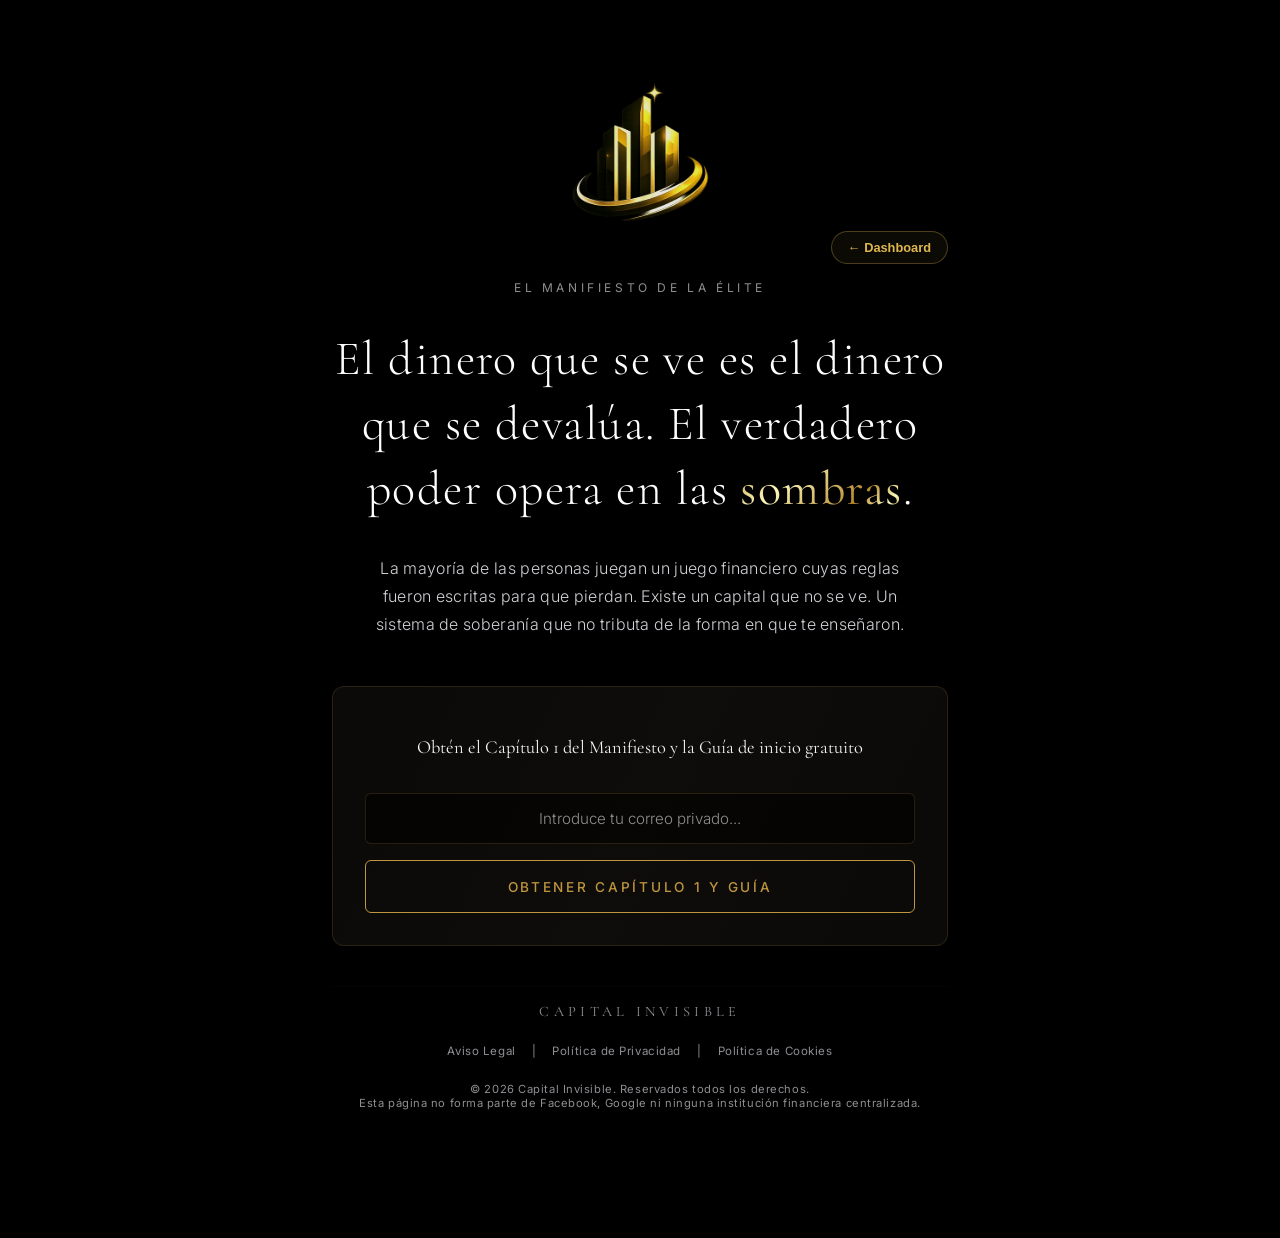
<file: capital-invisible/index.html>
<!DOCTYPE html>
<html lang="es">
<head>
  <meta charset="UTF-8">
  <meta name="viewport" content="width=device-width, initial-scale=1.0">
  
  <!-- SEO Meta Tags -->
  <title>Capital Invisible | Soberanía Financiera y Psicología del Dinero</title>
  <meta name="description" content="Aprende las reglas no escritas de la soberanía patrimonial. Descarga el Capítulo 1 del Manifiesto y domina el sistema definitivo para proteger tu capital.">
  <meta name="robots" content="index, follow">
  
  <!-- Stylesheets -->
  <link rel="stylesheet" href="style.css">
</head>
<body>

  <div class="container">
    
    <!-- Header -->
    <header style="display: flex; justify-content: space-between; align-items: center; width: 100%;">
      <div style="display: flex; align-items: center;">
        <div class="logo-wrapper">
          <!-- Logo fallback to text if image not found, styled beautifully -->
          <img id="logo-image" class="logo-img" src="logo-transp.png" alt="Capital Invisible" onerror="this.style.display='none'; document.getElementById('logo-fallback').style.display='block';">
        </div>
        <div id="logo-fallback" class="logo-text" style="display: none;">Capital Invisible</div>
      </div>
      <div style="margin-left: auto;">
        <a href="../index.html" style="text-decoration: none; font-size: 0.8rem; font-family: sans-serif; color: #dfb750; border: 1px solid rgba(223, 183, 80, 0.3); padding: 8px 16px; border-radius: 50px; background: rgba(223, 183, 80, 0.05); font-weight: 600; display: inline-flex; align-items: center; gap: 6px; transition: 0.2s ease;">
          ← Dashboard
        </a>
      </div>
    </header>

    <!-- FASE 1: CAPTACIÓN (EL GANCHO) -->
    <main class="hero" id="hero-section">
      <span class="hero-tagline">El Manifiesto de la Élite</span>
      
      <h1 class="hero-title">
        El dinero que se ve es el dinero que se devalúa. El verdadero poder opera en las <span class="gold-text-gradient">sombras</span>.
      </h1>
      
      <p class="hero-description">
        La mayoría de las personas juegan un juego financiero cuyas reglas fueron escritas para que pierdan. Existe un capital que no se ve. Un sistema de soberanía que no tributa de la forma en que te enseñaron.
      </p>

      <!-- Formulario de Suscripción Premium -->
      <!-- 
        NOTA PARA EL USUARIO:
        Si deseas integrar directamente el formulario de suscripción de Payhip, puedes reemplazar este bloque (<form>) 
        por el código iframe o script de Newsletter que te da Payhip en su panel de administración.
        
        Si mantienes este formulario, el archivo script.js controlará la animación y mostrará el enlace de descarga 
        y el Upsell de conversión automáticamente al hacer clic en enviar.
      -->
      <div class="form-container" id="subscription-card">
        
        <!-- Formulario Inicial -->
        <form id="lead-form" class="form-group" onsubmit="handleSubscription(event)">
          <label class="form-label" for="user-email">
            Obtén el Capítulo 1 del Manifiesto y la Guía de inicio gratuito
          </label>
          <input 
            type="email" 
            id="user-email" 
            name="email" 
            class="input-field" 
            placeholder="Introduce tu correo privado..." 
            required
            autocomplete="email"
          >
          <button type="submit" id="btn-submit-lead" class="btn-gold-minimal">
            Obtener Capítulo 1 y Guía
          </button>
        </form>

        <!-- Estado de Éxito y Descarga Directa (Fase Post-Signup) -->
        <div id="success-state" class="success-reveal">
          <div class="success-icon">†</div>
          <h3 class="gold-text-gradient" style="font-size: 1.5rem; margin-bottom: 0.5rem; font-family: var(--font-serif);">Suscripción Confirmada</h3>
          <p style="font-size: 0.9rem; margin-bottom: 1rem; color: var(--text-primary);">
            Has dado el primer paso hacia la soberanía. Tu obsequio está listo para descarga directa.
          </p>
          
          <div class="download-box">
            <span style="font-size: 0.75rem; text-transform: uppercase; letter-spacing: 0.15em; color: var(--text-dark);">Documento Reservado</span>
            <!-- 
              Enlace de descarga directa. 
              Apunta a la versión del PDF alojada directamente en tu repositorio.
            -->
            <a href="PRUEBA_LIBRO_FINAL_MAQUETADO.pdf" download="Capital_Invisible_Manifiesto.pdf" id="download-gift-btn" class="download-link">
              Descargar Ebook Gratuito (PDF)
            </a>
          </div>
        </div>

      </div>
    </main>

    <!-- FASE 2: CONVERSIÓN (EL SISTEMA) -->
    <!-- 
      Esta sección se mantiene visible por debajo de la landing como una continuación estoica natural.
      Si el usuario se suscribe, la página hace un scroll suave automático y se enfoca en este sistema con mayor iluminación.
    -->
    <section class="conversion-section initially-hidden" id="system-section">
      
      <div class="transition-tagline">
        "El conocimiento gratuito te dará una ventaja. El sistema completo te dará la soberanía."
      </div>

      <div class="product-card">
        <span class="product-badge">Sistema Definitivo</span>
        
        <h2 class="product-title">Comprar, Pedir Prestado, Morir</h2>
        <span class="product-subtitle">Libro + Audiolibro Completo</span>

        <!-- Libro Visual 3D Minimalista -->
        <div class="product-preview">
          <div class="preview-top">Capital Invisible</div>
          <div class="preview-title">Comprar<br>Pedir Prestado<br>Morir</div>
          <div class="preview-author">M.D.</div>
        </div>

        <p style="font-size: 0.9rem; max-width: 90%; margin-bottom: var(--spacing-lg);">
          La estrategia exacta que permite a las dinastías y a las mentes financieras soberanas acumular activos, apalancarse legalmente y transferir riqueza multigeneracional sin pagar impuestos en el camino.
        </p>

        <!-- Direct Response Copy Columns / Pillars -->
        <div class="features-list">
          
          <div class="feature-item">
            <span class="feature-num">I.</span>
            <div class="feature-content">
              <h4 class="feature-title">Comprar Activos Inteligentes</h4>
              <p class="feature-desc">Identifica y adquiere los únicos vehículos de riqueza blindados contra la inflación y la devaluación monetaria.</p>
            </div>
          </div>

          <div class="feature-item">
            <span class="feature-num">II.</span>
            <div class="feature-content">
              <h4 class="feature-title">Pedir Prestado Contra tu Riqueza</h4>
              <p class="feature-desc">Aprende a usar la deuda soberana como escudo fiscal. Los ricos no gastan su dinero; gastan el dinero de otros respaldado por sus activos.</p>
            </div>
          </div>

          <div class="feature-item">
            <span class="feature-num">III.</span>
            <div class="feature-content">
              <h4 class="feature-title">Morir Dejando un Legado Blindado</h4>
              <p class="feature-desc">El paso final de la elusión legal. La estructura para transferir un imperio completo a tus herederos libre de confiscación estatal.</p>
            </div>
          </div>

        </div>

        <!-- Botón de conversión principal (Payhip Checkout) -->
        <!-- Reemplaza el href con el enlace directo del checkout de tu producto en Payhip -->
        <a href="https://payhip.com/b/uJHeR" target="_blank" rel="noopener noreferrer" id="payhip-buy-btn" class="btn-gold-shimmer">
          Acceder al Sistema Completo
        </a>
        
        <span class="guarantee-note">Acceso instantáneo • Formato PDF y Audio de Alta Calidad</span>
      </div>

    </section>

    <!-- Footer -->
    <footer>
      <div class="footer-logo">Capital Invisible</div>
      <div class="footer-links">
        <a href="aviso-legal.html" class="footer-link">Aviso Legal</a> | 
        <a href="politica-privacidad.html" class="footer-link">Política de Privacidad</a> | 
        <a href="politica-cookies.html" class="footer-link">Política de Cookies</a>
      </div>
      <div class="copyright">
        © 2026 Capital Invisible. Reservados todos los derechos.<br>
        Esta página no forma parte de Facebook, Google ni ninguna institución financiera centralizada.
      </div>
    </footer>

  </div>

  <!-- JavaScript -->
  <script src="script.js"></script>
</body>
</html>
</file>
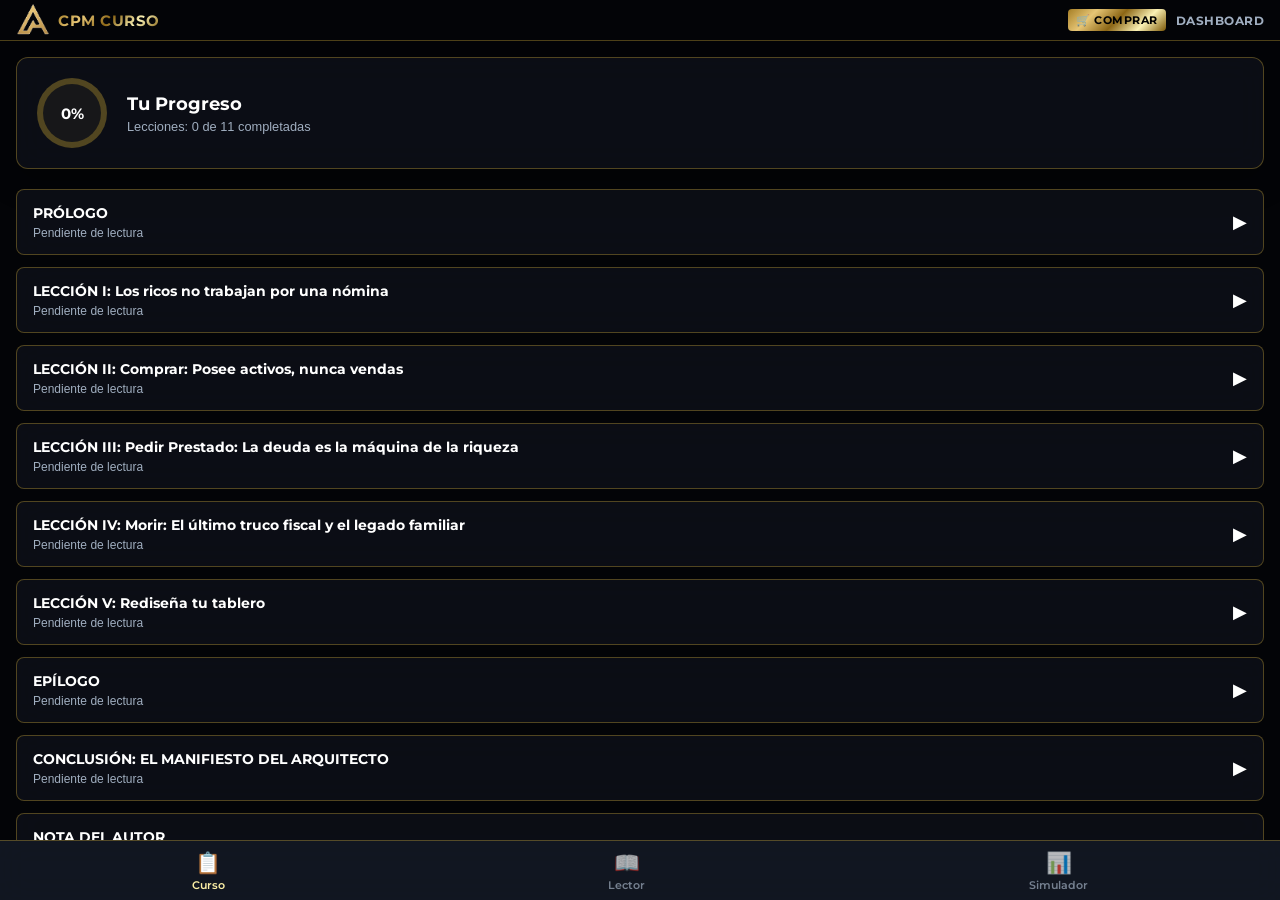
<file: cpm/index.html>
<!DOCTYPE html>
<html lang="es">
<head>
    <meta charset="UTF-8">
    <meta name="viewport" content="width=device-width, initial-scale=1.0, user-scalable=no, viewport-fit=cover">
    <title>Comprar, Pedir Prestado, Morir - Curso</title>
    <!-- iOS meta tags -->
    <meta name="apple-mobile-web-app-capable" content="yes">
    <meta name="apple-mobile-web-app-status-bar-style" content="black-translucent">
    <meta name="apple-mobile-web-app-title" content="CPM Curso">
    <link rel="apple-touch-icon" href="icon.png?v=4">
    
    <link rel="manifest" href="manifest.json?v=4">
    <link href="https://fonts.googleapis.com/css2?family=Lora:ital,wght@0,400;0,600;1,400&family=Montserrat:wght@400;600;700&display=swap" rel="stylesheet">
    <style>
        :root {
            --bg-color: #030407;
            --card-bg: rgba(13, 16, 24, 0.85);
            --text-primary: #FFFFFF;
            --text-secondary: #A0AEC0;
            --accent-gold: #FDF0A6;
            --gold-gradient: linear-gradient(135deg, #A57E25 0%, #E6C575 25%, #8C6615 50%, #FAF1B4 75%, #7C5807 100%);
            --accent-green: #10B981;
            --border-color: rgba(212, 175, 55, 0.35);
            --safe-top: env(safe-area-inset-top, 20px);
            --safe-bottom: env(safe-area-inset-bottom, 20px);
        }
        
        body.cream-mode {
            --bg-color: #FAF9F6;
            --card-bg: #F1EFE9;
            --text-primary: #1E293B;
            --text-secondary: #64748B;
            --accent-gold: #B38F24;
            --gold-gradient: linear-gradient(135deg, #A57E25 0%, #E6C575 25%, #8C6615 50%, #FAF1B4 75%, #7C5807 100%);
            --accent-green: #059669;
            --border-color: rgba(0, 0, 0, 0.08);
        }

        body.light-mode {
            --bg-color: #FFFFFF;
            --card-bg: #F8FAFC;
            --text-primary: #0F172A;
            --text-secondary: #475569;
            --accent-gold: #A17B1B;
            --gold-gradient: linear-gradient(135deg, #A57E25 0%, #D8B251 25%, #8C6615 50%, #F2E49B 75%, #7C5807 100%);
            --accent-green: #15803D;
            --border-color: rgba(0, 0, 0, 0.06);
        }

        * {
            box-sizing: border-box;
            -webkit-tap-highlight-color: transparent;
        }

        body {
            margin: 0;
            padding: 0;
            background-color: var(--bg-color);
            color: var(--text-primary);
            font-family: -apple-system, BlinkMacSystemFont, "Segoe UI", Roboto, Helvetica, Arial, sans-serif;
            overflow: hidden;
            height: 100vh;
            display: flex;
            flex-direction: column;
            transition: background-color 0.3s, color 0.3s;
        }

        #app-container {
            display: flex;
            flex-direction: column;
            height: 100%;
            width: 100%;
            position: relative;
            padding-top: var(--safe-top);
            padding-bottom: calc(var(--safe-bottom) + 60px);
        }

        #header {
            height: 52px;
            border-bottom: 1px solid var(--border-color);
            display: flex;
            justify-content: space-between;
            align-items: center;
            padding: 0 16px;
            font-family: 'Montserrat', sans-serif;
            font-weight: 700;
            font-size: 0.95rem;
            color: var(--accent-gold);
            text-transform: uppercase;
            letter-spacing: 0.5px;
        }

        #header-title {
            background: var(--gold-gradient);
            -webkit-background-clip: text;
            -webkit-text-fill-color: transparent;
        }

        #content-area {
            flex-grow: 1;
            overflow-y: auto;
            -webkit-overflow-scrolling: touch;
            padding: 16px;
        }

        /* Views */
        .view-panel {
            display: none;
        }
        
        .view-panel.active {
            display: block;
        }

        /* Bottom Nav */
        #nav-bar {
            position: absolute;
            bottom: var(--safe-bottom);
            left: 0;
            right: 0;
            height: 60px;
            border-top: 1px solid var(--border-color);
            background: rgba(21, 27, 38, 0.85);
            backdrop-filter: blur(15px);
            -webkit-backdrop-filter: blur(15px);
            display: flex;
            justify-content: space-around;
            align-items: center;
            z-index: 1000;
        }
        
        body.cream-mode #nav-bar {
            background: rgba(241, 239, 233, 0.85);
        }
        body.light-mode #nav-bar {
            background: rgba(248, 250, 252, 0.85);
        }

        .nav-item {
            display: flex;
            flex-direction: column;
            align-items: center;
            color: var(--text-secondary);
            font-size: 0.7rem;
            font-family: 'Montserrat', sans-serif;
            font-weight: 600;
            cursor: pointer;
            text-decoration: none;
            opacity: 0.7;
        }

        .nav-item.active {
            color: var(--accent-gold);
            opacity: 1;
        }

        .nav-icon {
            font-size: 1.3rem;
            margin-bottom: 3px;
        }

        /* Dashboard View */
        .progress-card {
            background-color: var(--card-bg);
            border-radius: 12px;
            padding: 20px;
            border: 1px solid var(--border-color);
            margin-bottom: 20px;
            display: flex;
            align-items: center;
            gap: 20px;
            backdrop-filter: blur(15px);
            -webkit-backdrop-filter: blur(15px);
            box-shadow: 0 8px 32px 0 rgba(0, 0, 0, 0.37);
        }

        .progress-circle {
            width: 70px;
            height: 70px;
            border-radius: 50%;
            background: conic-gradient(var(--accent-gold) calc(var(--p-val) * 1%), var(--border-color) 0);
            display: flex;
            justify-content: center;
            align-items: center;
            position: relative;
        }

        .progress-circle::after {
            content: attr(data-progress);
            position: absolute;
            width: 58px;
            height: 58px;
            background-color: var(--card-bg);
            border-radius: 50%;
            display: flex;
            justify-content: center;
            align-items: center;
            font-size: 0.95rem;
            font-weight: 700;
            font-family: 'Montserrat', sans-serif;
        }

        .progress-info h2 {
            margin: 0 0 5px 0;
            font-size: 1.1rem;
            font-family: 'Montserrat', sans-serif;
        }

        .progress-info p {
            margin: 0;
            font-size: 0.8rem;
            color: var(--text-secondary);
            text-indent: 0;
        }

        .lesson-list {
            display: flex;
            flex-direction: column;
            gap: 12px;
        }

        .lesson-row {
            background-color: var(--card-bg);
            border-radius: 8px;
            padding: 14px 16px;
            border: 1px solid var(--border-color);
            display: flex;
            justify-content: space-between;
            align-items: center;
            cursor: pointer;
            backdrop-filter: blur(15px);
            -webkit-backdrop-filter: blur(15px);
            transition: all 0.3s ease;
        }
        .lesson-row:hover {
            border-color: rgba(229, 193, 88, 0.4);
            box-shadow: 0 4px 15px rgba(184, 134, 11, 0.15);
            transform: translateY(-2px);
        }

        .lesson-row-info h3 {
            margin: 0 0 4px 0;
            font-size: 0.9rem;
            font-family: 'Montserrat', sans-serif;
            color: var(--text-primary);
        }

        .lesson-row-info p {
            margin: 0;
            font-size: 0.75rem;
            color: var(--text-secondary);
            text-indent: 0;
        }

        /* Chapters List inside Lesson */
        .chapter-container {
            display: none;
            padding: 5px 10px 15px 10px;
            flex-direction: column;
            gap: 8px;
        }

        .chapter-container.active {
            display: flex;
        }

        .chapter-item {
            background-color: rgba(255, 255, 255, 0.02);
            border-radius: 6px;
            padding: 10px 12px;
            display: flex;
            justify-content: space-between;
            align-items: center;
            border: 1px solid var(--border-color);
            font-size: 0.82rem;
            cursor: pointer;
        }

        body.cream-mode .chapter-item {
            background-color: rgba(0, 0, 0, 0.02);
        }

        .chapter-checkbox {
            width: 18px;
            height: 18px;
            border-radius: 4px;
            border: 1.5px solid var(--accent-gold);
            display: flex;
            justify-content: center;
            align-items: center;
            cursor: pointer;
        }

        .chapter-checkbox.checked::after {
            content: "✓";
            font-size: 0.75rem;
            font-weight: 700;
            color: var(--accent-gold);
        }

        /* Reader View */
        #reader-settings {
            display: flex;
            justify-content: space-between;
            margin-bottom: 12px;
            border-bottom: 1px solid var(--border-color);
            padding-bottom: 8px;
        }

        .setting-btn {
            background: none;
            border: 1px solid var(--border-color);
            color: var(--text-primary);
            padding: 4px 10px;
            border-radius: 4px;
            font-size: 0.8rem;
            font-family: 'Montserrat', sans-serif;
            font-weight: 600;
            cursor: pointer;
        }

        #reader-text {
            font-family: 'Lora', Georgia, serif;
            font-size: 1.05rem;
            line-height: 1.75;
            margin-top: 15px;
            transition: font-size 0.2s;
        }

        #reader-text p {
            margin: 0 0 0.5em 0;
            text-align: justify;
            text-indent: 1.8em;
            orphans: 3;
            widows: 3;
        }

        #reader-text p.no-indent {
            text-indent: 0 !important;
        }

        #reader-text h2 {
            font-family: 'Montserrat', sans-serif;
            font-size: 1.5rem;
            text-align: center;
            margin-top: 1.2em;
            margin-bottom: 1.8em;
            text-transform: uppercase;
            letter-spacing: 1.5px;
            line-height: 1.3;
            background: var(--gold-gradient);
            -webkit-background-clip: text;
            -webkit-text-fill-color: transparent;
        }
        
        #reader-text h3 {
            font-family: 'Montserrat', sans-serif;
            font-size: 1.05rem;
            text-transform: uppercase;
            letter-spacing: 0.8px;
            margin-top: 2.2em;
            margin-bottom: 1em;
            color: var(--accent-gold);
            border-bottom: 1px solid rgba(212, 175, 55, 0.15);
            padding-bottom: 6px;
        }

        blockquote.callout {
            background-color: rgba(253, 240, 166, 0.03);
            border-left: 3px solid var(--accent-gold);
            padding: 16px 20px;
            margin: 24px 0;
            font-family: 'Lora', Georgia, serif;
            font-style: italic;
            font-size: 0.98rem;
            line-height: 1.6;
            border-radius: 0 8px 8px 0;
            color: var(--text-primary);
        }

        body.cream-mode blockquote.callout {
            background-color: rgba(179, 143, 36, 0.04);
        }

        body.light-mode blockquote.callout {
            background-color: rgba(161, 123, 27, 0.03);
        }

        blockquote.callout p {
            margin: 0 0 6px 0 !important;
            text-indent: 0 !important;
        }

        blockquote.callout p:last-child {
            margin-bottom: 0 !important;
        }

        .drop-cap::first-letter {
            font-family: 'Montserrat', sans-serif;
            font-size: 3.2rem;
            float: left;
            margin-top: 5px;
            margin-right: 10px;
            line-height: 0.85;
            font-weight: 700;
            background: var(--gold-gradient);
            -webkit-background-clip: text;
            -webkit-text-fill-color: transparent;
        }

        .section-separator {
            text-align: center;
            margin: 2.5em 0;
            color: var(--accent-gold);
            font-size: 1.1rem;
            letter-spacing: 0.6em;
            opacity: 0.75;
        }

        #reader-text ::selection {
            background: rgba(253, 240, 166, 0.25);
            color: var(--text-primary);
        }

        body.cream-mode blockquote.callout {
            background-color: rgba(0, 0, 0, 0.03);
        }

        blockquote.callout p {
            margin: 0 0 4px 0;
            text-indent: 0 !important;
            text-align: left;
        }

        #audio-card {
            background: var(--card-bg);
            border-radius: 8px;
            border: 1px solid var(--border-color);
            padding: 10px 14px;
            margin-bottom: 15px;
            display: flex;
            flex-direction: column;
            gap: 6px;
        }

        .audio-controls {
            display: flex;
            align-items: center;
            gap: 12px;
        }

        .play-btn {
            background: var(--gold-gradient);
            border: 1px solid rgba(255, 255, 255, 0.18) !important;
            width: 38px;
            height: 38px;
            border-radius: 50%;
            color: #000;
            font-size: 1rem;
            display: flex;
            justify-content: center;
            align-items: center;
            cursor: pointer;
            box-shadow: 0 4px 12px rgba(0, 0, 0, 0.4), inset 0 1px 1px rgba(255, 255, 255, 0.35) !important;
            text-shadow: 0 1px 1px rgba(255, 255, 255, 0.25);
            transition: all 0.2s ease;
        }

        .play-btn:active {
            transform: scale(0.95);
            box-shadow: 0 2px 5px rgba(0, 0, 0, 0.4), inset 0 1px 2px rgba(0, 0, 0, 0.5) !important;
        }

        .audio-slider {
            flex-grow: 1;
            height: 4px;
            background-color: var(--border-color);
            border-radius: 2px;
            position: relative;
        }

        .audio-progress {
            height: 100%;
            background: var(--gold-gradient);
            width: 0%;
            border-radius: 2px;
        }

        .audio-time {
            font-size: 0.7rem;
            color: var(--text-secondary);
            font-family: monospace;
        }

        /* Simulador View */
        .sim-group {
            margin-bottom: 14px;
        }

        .sim-label {
            display: block;
            font-size: 0.78rem;
            color: var(--text-secondary);
            margin-bottom: 4px;
            font-family: 'Montserrat', sans-serif;
            font-weight: 600;
        }

        .sim-input {
            width: 100%;
            background-color: var(--card-bg);
            border: 1px solid var(--border-color);
            color: var(--text-primary);
            padding: 8px 12px;
            border-radius: 6px;
            font-size: 0.95rem;
            font-family: monospace;
        }

        .sim-output-card {
            background-color: var(--card-bg);
            border-radius: 8px;
            border: 1px solid var(--border-color);
            padding: 16px;
            margin-top: 20px;
            backdrop-filter: blur(15px);
            -webkit-backdrop-filter: blur(15px);
            box-shadow: 0 4px 20px rgba(0, 0, 0, 0.25);
        }

        .sim-output-row {
            display: flex;
            justify-content: space-between;
            margin-bottom: 8px;
            font-size: 0.88rem;
        }
        
        .sim-output-row:last-child {
            margin-bottom: 0;
            border-top: 1px solid var(--border-color);
            padding-top: 8px;
            font-weight: 700;
        }

        .status-badge {
            display: inline-block;
            padding: 2px 8px;
            border-radius: 4px;
            font-size: 0.72rem;
            font-weight: 700;
            text-transform: uppercase;
        }

        .status-safe {
            background-color: rgba(16, 185, 129, 0.15);
            color: var(--accent-green);
        }

        .status-risk {
            background-color: rgba(239, 68, 68, 0.15);
            color: #EF4444;
        }

        .mark-done-btn {
            display: block;
            width: 100%;
            background: var(--gold-gradient);
            color: #000;
            border: 1px solid rgba(255, 255, 255, 0.18) !important;
            padding: 12px;
            border-radius: 8px;
            font-family: 'Montserrat', sans-serif;
            font-weight: 700;
            font-size: 0.9rem;
            margin-top: 25px;
            cursor: pointer;
            box-shadow: 0 6px 16px rgba(0, 0, 0, 0.4), inset 0 1px 1px rgba(255, 255, 255, 0.35) !important;
            text-shadow: 0 1px 1px rgba(255, 255, 255, 0.25);
            transition: all 0.2s ease;
        }

        .mark-done-btn:active {
            transform: scale(0.97);
            box-shadow: 0 2px 5px rgba(0, 0, 0, 0.4), inset 0 1px 2px rgba(0, 0, 0, 0.5) !important;
        }

        .sync-paragraph {
            transition: opacity 0.4s ease, color 0.4s ease, border-left 0.4s ease, padding-left 0.4s ease;
            border-left: 3px solid transparent;
            padding-left: 0;
            cursor: pointer;
        }
        
        .sync-paragraph:hover {
            color: var(--text-primary) !important;
            opacity: 0.85 !important;
        }
        
        .active-sync-paragraph {
            border-left: 3px solid var(--accent-gold) !important;
            padding-left: 10px !important;
            font-weight: 500;
            background: linear-gradient(90deg, rgba(253, 240, 166, 0.08) 0%, transparent 100%) !important;
        }
        
        body.cream-mode .active-sync-paragraph {
            background: linear-gradient(90deg, rgba(179, 143, 36, 0.08) 0%, transparent 100%) !important;
        }
        
        body.light-mode .active-sync-paragraph {
            background: linear-gradient(90deg, rgba(161, 123, 27, 0.08) 0%, transparent 100%) !important;
        }
    </style>
</head>
<body>
    <div id="app-container">
        <div id="header">
            <div style="display:flex; align-items:center; gap:8px;">
                <img src="logo.png" alt="Logo" style="height:34px; width:auto; border-radius:3px;" id="header-logo">
                <span id="header-title">CPM Curso</span>
            </div>
            <div style="display:flex; align-items:center; gap:10px;">
                <a href="https://payhip.com/b/uJHeR" target="_blank" style="text-decoration:none; background:var(--gold-gradient); color:#000; padding:4px 8px; border-radius:4px; font-size:0.7rem; font-weight:700; font-family:'Montserrat',sans-serif;">
                    🛒 Comprar
                </a>
                <span style="font-size:0.75rem; color:var(--text-secondary);" id="header-chapter">Dashboard</span>
            </div>
        </div>
        
        <div id="content-area">
            <!-- 1. DASHBOARD VIEW -->
            <div id="view-dashboard" class="view-panel active">
                <div class="progress-card">
                    <div class="progress-circle" id="dashboard-circle" style="--p-val: 0;" data-progress="0%"></div>
                    <div class="progress-info">
                        <h2>Tu Progreso</h2>
                        <p id="dashboard-text">Lecciones: 0 de 11 completadas</p>
                    </div>
                </div>
                
                <div class="lesson-list" id="dashboard-lessons">
                    <!-- Lessons generated programmatically -->
                </div>
            </div>
            
            <!-- 2. READER VIEW -->
            <div id="view-reader" class="view-panel">
                <div id="audio-card">
                    <div class="audio-controls">
                        <button class="play-btn" id="audio-play-btn">▶</button>
                        <div class="audio-slider" id="audio-slider-bg">
                            <div class="audio-progress" id="audio-progress-bar"></div>
                        </div>
                        <span class="audio-time" id="audio-time-label">0:00</span>
                    </div>
                    <audio id="audio-player"></audio>
                </div>
                
                <div id="reader-settings">
                    <div>
                        <button class="setting-btn" onclick="adjustFont(-1)">A-</button>
                        <button class="setting-btn" onclick="adjustFont(1)">A+</button>
                    </div>
                    <div>
                        <button class="setting-btn" onclick="setTheme('dark')">Oscuro</button>
                        <button class="setting-btn" onclick="setTheme('cream')">Crema</button>
                        <button class="setting-btn" onclick="setTheme('light')">Claro</button>
                    </div>
                </div>
                
                <div id="reader-text">
                    Selecciona una lección para comenzar a leer.
                </div>
                
                <div style="display: flex; gap: 12px; margin-top: 25px; width: 100%;">
                    <button class="mark-done-btn" id="reader-done-btn" onclick="markCurrentChapterRead()" style="flex: 1; margin-top: 0; transition: all 0.2s;">
                        Marcar Leído
                    </button>
                    <button class="mark-done-btn" id="reader-continue-btn" onclick="clickContinue()" style="flex: 1.5; margin-top: 0; background: var(--gold-gradient); color: #000; transition: all 0.2s;">
                        Continuar
                    </button>
                </div>
            </div>
            
            <!-- 3. SIMULADOR VIEW -->
            <div id="view-simulador" class="view-panel">
                <div class="sim-group">
                    <label class="sim-label">Valor de Cartera (€)</label>
                    <input type="number" class="sim-input" id="sim-portfolio" value="12000000" oninput="runSimulation()">
                </div>
                <div class="sim-group">
                    <label class="sim-label">Préstamo Solicitado (€)</label>
                    <input type="number" class="sim-input" id="sim-loan" value="4000000" oninput="runSimulation()">
                </div>
                <div class="sim-group">
                    <label class="sim-label">Tasa de Interés (%)</label>
                    <input type="number" class="sim-input" id="sim-rate" value="2.8" step="0.1" oninput="runSimulation()">
                </div>
                <div class="sim-group">
                    <label class="sim-label">Crecimiento Anual Estimado de Cartera (%)</label>
                    <input type="number" class="sim-input" id="sim-growth" value="7.0" step="0.1" oninput="runSimulation()">
                </div>
                <div class="sim-group">
                    <label class="sim-label">Simular Caída del Mercado (%)</label>
                    <input type="range" class="sim-input" id="sim-drop" min="0" max="60" value="0" oninput="runSimulation()">
                    <div style="display:flex; justify-content:space-between; font-size:0.75rem; color:var(--text-secondary); margin-top:2px;">
                        <span>0%</span>
                        <span id="sim-drop-val" style="font-weight:bold; color:var(--accent-gold);">0% de caída</span>
                        <span>60%</span>
                    </div>
                </div>
                
                <div class="sim-output-card">
                    <div class="sim-output-row">
                        <span>LTV Inicial / LTV Ajustado</span>
                        <span id="out-ltv" style="font-family:monospace; font-weight:bold;">33.3% / 33.3%</span>
                    </div>
                    <div class="sim-output-row">
                        <span>Intereses Anuales del Préstamo</span>
                        <span id="out-interest" style="font-family:monospace;">-112.000 €</span>
                    </div>
                    <div class="sim-output-row">
                        <span>Crecimiento de la Cartera (Año 1)</span>
                        <span id="out-portfolio-growth" style="font-family:monospace;">+840.000 €</span>
                    </div>
                    <div class="sim-output-row">
                        <span>Ganancia Neta (Diferencial)</span>
                        <span id="out-net" style="font-family:monospace; font-weight:bold; color:var(--accent-green);">+728.000 €</span>
                    </div>
                    <div class="sim-output-row">
                        <span>Estado de Seguridad (Margin Call a 85% LTV)</span>
                        <span id="out-status" class="status-badge status-safe">Zona Segura</span>
                    </div>
                </div>
            </div>
        </div>
        
        <div id="nav-bar">
            <div class="nav-item active" id="btn-nav-dashboard" onclick="switchView('dashboard')">
                <span class="nav-icon">📋</span>
                <span>Curso</span>
            </div>
            <div class="nav-item" id="btn-nav-reader" onclick="switchView('reader')">
                <span class="nav-icon">📖</span>
                <span>Lector</span>
            </div>
            <div class="nav-item" id="btn-nav-simulador" onclick="switchView('simulador')">
                <span class="nav-icon">📊</span>
                <span>Simulador</span>
            </div>
        </div>
    </div>
    
    <!-- Load book data -->
    <script src="book_data.js"></script>
    <script>
        let currentSecIdx = 0;
        let currentChapIdx = 0;
        let currentFontSize = 16;
        
        // Progress State from LocalStorage
        let readChapters = JSON.parse(localStorage.getItem('cpm_read_chapters') || '{}');
        
        // Audio Player State
        const audio = document.getElementById('audio-player');
        const playBtn = document.getElementById('audio-play-btn');
        const progressBar = document.getElementById('audio-progress-bar');
        const timeLabel = document.getElementById('audio-time-label');
        const sliderBg = document.getElementById('audio-slider-bg');
        
        // Dynamic Sync Ranges
        let paragraphRanges = [];
        let lastActiveElement = null;
        
        // Initialize App
        function initApp() {
            renderLessonsList();
            updateProgress();
            runSimulation();
            
            // Audio setup
            playBtn.addEventListener('click', toggleAudio);
            audio.addEventListener('timeupdate', () => {
                updateAudioProgress();
                syncTextWithAudio();
            });
            audio.addEventListener('play', syncTextWithAudio);
            audio.addEventListener('pause', syncTextWithAudio);
            audio.addEventListener('seeked', syncTextWithAudio);
            sliderBg.addEventListener('click', seekAudio);
            
            // Restore theme
            const savedTheme = localStorage.getItem('cpm_theme') || 'dark';
            setTheme(savedTheme);
        }
        
        function setTheme(theme) {
            document.body.className = '';
            if (theme !== 'dark') {
                document.body.classList.add(theme + '-mode');
            }
            localStorage.setItem('cpm_theme', theme);
        }
        
        function adjustFont(direction) {
            currentFontSize += direction * 1;
            currentFontSize = Math.max(12, Math.min(28, currentFontSize));
            document.getElementById('reader-text').style.fontSize = currentFontSize + 'px';
        }
        
        function renderLessonsList() {
            const listContainer = document.getElementById('dashboard-lessons');
            listContainer.innerHTML = '';
            
            BOOK_DATA.forEach((section, sIdx) => {
                const isRead = isSectionDone(sIdx);
                
                const row = document.createElement('div');
                row.className = 'lesson-row';
                row.onclick = () => openReader(sIdx, 0);
                
                row.innerHTML = `
                    <div class="lesson-row-info">
                        <h3>${section.title}</h3>
                        <p>${isRead ? 'Lección completada' : 'Pendiente de lectura'}</p>
                    </div>
                    <span style="font-size: 1.1rem;">${isRead ? '✅' : '▶'}</span>
                `;
                
                listContainer.appendChild(row);
            });
        }
        
        function isChapterRead(sIdx, cIdx) {
            return !!readChapters[sIdx + '_' + cIdx];
        }
        
        function isSectionDone(sIdx) {
            return isChapterRead(sIdx, 0);
        }
        
        function getSectionCompletedCount(sIdx) {
            return isSectionDone(sIdx) ? 1 : 0;
        }
        
        function updateProgress() {
            let total = BOOK_DATA.length;
            let completed = 0;
            
            BOOK_DATA.forEach((_, sIdx) => {
                if (isSectionDone(sIdx)) completed++;
            });
            
            const percentage = total > 0 ? Math.round((completed / total) * 100) : 0;
            
            const circle = document.getElementById('dashboard-circle');
            circle.style.setProperty('--p-val', percentage);
            circle.setAttribute('data-progress', percentage + '%');
            
            document.getElementById('dashboard-text').textContent = `Lecciones: ${completed} de ${total} completadas`;
        }
        
        function switchView(viewName) {
            document.querySelectorAll('.view-panel').forEach(v => v.classList.remove('active'));
            document.querySelectorAll('.nav-item').forEach(n => n.classList.remove('active'));
            
            document.getElementById('view-' + viewName).classList.add('active');
            document.getElementById('btn-nav-' + viewName).classList.add('active');
            
            // Update header sub-title
            const headerSub = document.getElementById('header-chapter');
            if (viewName === 'dashboard') {
                headerSub.textContent = 'Dashboard';
            } else if (viewName === 'simulador') {
                headerSub.textContent = 'Simulador Lombard';
            } else {
                const section = BOOK_DATA[currentSecIdx];
                const chapter = section.chapters[currentChapIdx];
                headerSub.textContent = chapter.title;
            }
        }
        
        function openReader(sIdx, cIdx) {
            currentSecIdx = sIdx;
            currentChapIdx = cIdx;
            
            const section = BOOK_DATA[sIdx];
            const chapter = section.chapters[cIdx];
            
            // Render text content
            const readerText = document.getElementById('reader-text');
            let html = `<h2>${chapter.title}</h2>`;
            
            let nextNoIndent = true; // The very first paragraph gets no-indent
            
            chapter.content.forEach((p, pIdx) => {
                if (typeof p === 'string') {
                    const pTrimmed = p.trim();
                    if (pTrimmed === '---' || pTrimmed === '***' || pTrimmed === '✦ ✦ ✦' || pTrimmed === '✦✦✦') {
                        html += `<div class="section-separator">✦  ✦  ✦</div>`;
                        nextNoIndent = true;
                    } else {
                        // Apply drop-cap if it's the first paragraph of Lección I-V or Prólogo
                        const isDropCap = (pIdx === 0 && sIdx < 6); // Prólogo is 0, Lección I-V are 1-5.
                        const pClass = (nextNoIndent ? 'no-indent' : '') + (isDropCap ? ' drop-cap' : '');
                        
                        html += `<p class="sync-paragraph ${pClass}" data-p-idx="${pIdx}">${p}</p>`;
                        nextNoIndent = false;
                    }
                } else if (p && p.type === 'heading') {
                    html += `<h3 class="sync-paragraph" data-p-idx="${pIdx}">${p.content}</h3>`;
                    nextNoIndent = true; // paragraph after a heading gets no-indent
                } else if (p && p.type === 'callout') {
                    html += `<blockquote class="callout sync-paragraph" data-p-idx="${pIdx}">`;
                    p.content.forEach(line => {
                        html += `<p>${line}</p>`;
                    });
                    html += `</blockquote>`;
                    nextNoIndent = true; // paragraph after a callout block gets no-indent
                }
            });
            
            readerText.innerHTML = html;
            
            // Load Audio source
            const audioSource = section.audio ? "Audiolibro_y_Texto/" + section.audio : "";
            if (audioSource && !audio.src.endsWith(audioSource)) {
                audio.src = audioSource;
                playBtn.textContent = '▶';
            }
            
            prepareParagraphSync();
            updateReaderButton();
            switchView('reader');
            
            // Scroll reader back to top
            document.getElementById('content-area').scrollTop = 0;
        }
        
        function prepareParagraphSync() {
            paragraphRanges = [];
            lastActiveElement = null;
            
            const readerText = document.getElementById('reader-text');
            const elements = readerText.querySelectorAll('.sync-paragraph');
            
            let totalChars = 0;
            const elementData = [];
            
            elements.forEach(el => {
                const text = el.innerText.trim();
                if (text.length > 0) {
                    elementData.push({ el, length: text.length });
                    totalChars += text.length;
                }
            });
            
            let currentChars = 0;
            elementData.forEach(item => {
                const startRatio = currentChars / totalChars;
                currentChars += item.length;
                const endRatio = currentChars / totalChars;
                
                paragraphRanges.push({
                    element: item.el,
                    startRatio: startRatio,
                    endRatio: endRatio
                });
                
                item.el.onclick = () => {
                    if (audio.duration) {
                        audio.currentTime = startRatio * audio.duration;
                        syncTextWithAudio();
                        if (audio.paused) {
                            audio.play().then(() => {
                                playBtn.textContent = '⏸';
                            }).catch(err => console.log("Play error on click seek:", err));
                        }
                    }
                };
            });
        }
        
        function syncTextWithAudio() {
            if (!audio.duration || paragraphRanges.length === 0) return;
            
            const isPlaying = !audio.paused;
            const playbackRatio = audio.currentTime / audio.duration;
            let activeItem = null;
            
            for (let i = 0; i < paragraphRanges.length; i++) {
                const item = paragraphRanges[i];
                if (playbackRatio >= item.startRatio && playbackRatio <= item.endRatio) {
                    activeItem = item;
                    break;
                }
            }
            
            if (!activeItem && playbackRatio >= 0.99) activeItem = paragraphRanges[paragraphRanges.length - 1];
            if (!activeItem && playbackRatio <= 0.01) activeItem = paragraphRanges[0];
            
            paragraphRanges.forEach(item => {
                if (isPlaying) {
                    if (item === activeItem) {
                        item.element.style.opacity = '1';
                        item.element.style.color = 'var(--text-primary)';
                        item.element.classList.add('active-sync-paragraph');
                    } else {
                        item.element.style.opacity = '0.4';
                        item.element.style.color = 'var(--text-secondary)';
                        item.element.classList.remove('active-sync-paragraph');
                    }
                } else {
                    if (item === activeItem) {
                        item.element.style.opacity = '1';
                        item.element.style.color = 'var(--text-primary)';
                        item.element.classList.add('active-sync-paragraph');
                    } else {
                        item.element.style.opacity = '1';
                        item.element.style.color = 'var(--text-primary)';
                        item.element.classList.remove('active-sync-paragraph');
                    }
                }
            });
            
            if (activeItem && lastActiveElement !== activeItem.element) {
                activeItem.element.scrollIntoView({
                    behavior: 'smooth',
                    block: 'center'
                });
                lastActiveElement = activeItem.element;
            }
        }
        
        function updateReaderButton() {
            const btn = document.getElementById('reader-done-btn');
            const continueBtn = document.getElementById('reader-continue-btn');
            const isRead = isChapterRead(currentSecIdx, currentChapIdx);
            
            if (isRead) {
                btn.textContent = 'Leído ✓';
                btn.style.backgroundColor = 'rgba(16, 185, 129, 0.15)';
                btn.style.color = 'var(--accent-green)';
                btn.style.border = '1px solid var(--accent-green)';
            } else {
                btn.textContent = 'Marcar Leído';
                btn.style.backgroundColor = 'var(--card-bg)';
                btn.style.color = 'var(--text-primary)';
                btn.style.border = '1px solid var(--border-color)';
            }
            
            const next = getNextChapter();
            if (next) {
                continueBtn.textContent = 'Continuar';
            } else {
                continueBtn.textContent = 'Finalizar Curso';
            }
        }
        
        function getNextChapter() {
            let nextSec = currentSecIdx + 1;
            if (nextSec >= BOOK_DATA.length) {
                return null;
            }
            return { secIdx: nextSec, chapIdx: 0 };
        }
        
        function clickContinue() {
            const key = currentSecIdx + '_' + currentChapIdx;
            if (!readChapters[key]) {
                readChapters[key] = true;
                localStorage.setItem('cpm_read_chapters', JSON.stringify(readChapters));
                renderLessonsList();
                updateProgress();
            }
            
            const next = getNextChapter();
            if (next) {
                openReader(next.secIdx, next.chapIdx);
            } else {
                alert("¡Felicidades! Has completado todas las lecciones del curso.");
                switchView('dashboard');
            }
        }
        
        function markCurrentChapterRead() {
            const key = currentSecIdx + '_' + currentChapIdx;
            readChapters[key] = !readChapters[key];
            localStorage.setItem('cpm_read_chapters', JSON.stringify(readChapters));
            
            renderLessonsList();
            updateProgress();
            updateReaderButton();
        }
        
        // Audio Player controls
        function toggleAudio() {
            if (audio.paused) {
                audio.play().then(() => {
                    playBtn.textContent = '⏸';
                }).catch(err => {
                    console.log("Audio play error", err);
                });
            } else {
                audio.pause();
                playBtn.textContent = '▶';
            }
        }
        
        function updateAudioProgress() {
            if (audio.duration) {
                const pct = (audio.currentTime / audio.duration) * 100;
                progressBar.style.width = pct + '%';
                
                const minutes = Math.floor(audio.currentTime / 60);
                const seconds = Math.floor(audio.currentTime % 60);
                timeLabel.textContent = `${minutes}:${seconds < 10 ? '0' : ''}${seconds}`;
            }
        }
        
        function seekAudio(e) {
            const rect = sliderBg.getBoundingClientRect();
            const clickX = e.clientX - rect.left;
            const pct = clickX / rect.width;
            
            if (audio.duration) {
                audio.currentTime = pct * audio.duration;
                syncTextWithAudio();
            }
        }
        
        // Lombard Simulation Logic
        function runSimulation() {
            const portfolio = parseFloat(document.getElementById('sim-portfolio').value) || 0;
            const loan = parseFloat(document.getElementById('sim-loan').value) || 0;
            const rate = parseFloat(document.getElementById('sim-rate').value) || 0;
            const growth = parseFloat(document.getElementById('sim-growth').value) || 0;
            const drop = parseFloat(document.getElementById('sim-drop').value) || 0;
            
            document.getElementById('sim-drop-val').textContent = drop + '% de caída';
            
            const adjustedPortfolio = portfolio * (1 - (drop / 100));
            
            const initialLTV = portfolio > 0 ? (loan / portfolio) * 100 : 0;
            const adjustedLTV = adjustedPortfolio > 0 ? (loan / adjustedPortfolio) * 100 : 0;
            
            const annualInterest = loan * (rate / 100);
            const annualGrowth = portfolio * (growth / 100);
            const netGain = annualGrowth - annualInterest;
            
            const formatEuro = (val) => {
                const prefix = val >= 0 ? '+' : '';
                return prefix + val.toLocaleString('es-ES', { maximumFractionDigits: 0 }) + ' €';
            };
            
            document.getElementById('out-ltv').textContent = `${initialLTV.toFixed(1)}% / ${adjustedLTV.toFixed(1)}%`;
            document.getElementById('out-interest').textContent = '-' + annualInterest.toLocaleString('es-ES', { maximumFractionDigits: 0 }) + ' €';
            document.getElementById('out-portfolio-growth').textContent = '+' + annualGrowth.toLocaleString('es-ES', { maximumFractionDigits: 0 }) + ' €';
            
            const netLabel = document.getElementById('out-net');
            netLabel.textContent = formatEuro(netGain);
            if (netGain >= 0) {
                netLabel.style.color = 'var(--accent-green)';
            } else {
                netLabel.style.color = '#EF4444';
            }
            
            const statusLabel = document.getElementById('out-status');
            if (adjustedLTV >= 85) {
                statusLabel.textContent = '⚠️ MARGIN CALL!';
                statusLabel.className = 'status-badge status-risk';
            } else if (adjustedLTV >= 60) {
                statusLabel.textContent = 'Riesgo Moderado';
                statusLabel.className = 'status-badge';
                statusLabel.style.backgroundColor = 'rgba(245, 158, 11, 0.15)';
                statusLabel.style.color = '#F59E0B';
            } else {
                statusLabel.textContent = 'Zona Segura';
                statusLabel.className = 'status-badge status-safe';
            }
        }
        
        // Service Worker registration
        if ('serviceWorker' in navigator) {
            navigator.serviceWorker.register('sw.js').then(() => {
                console.log('Service Worker Registered');
            });
        }
        
        window.onload = initApp;
    </script>
</body>
</html>
</file>
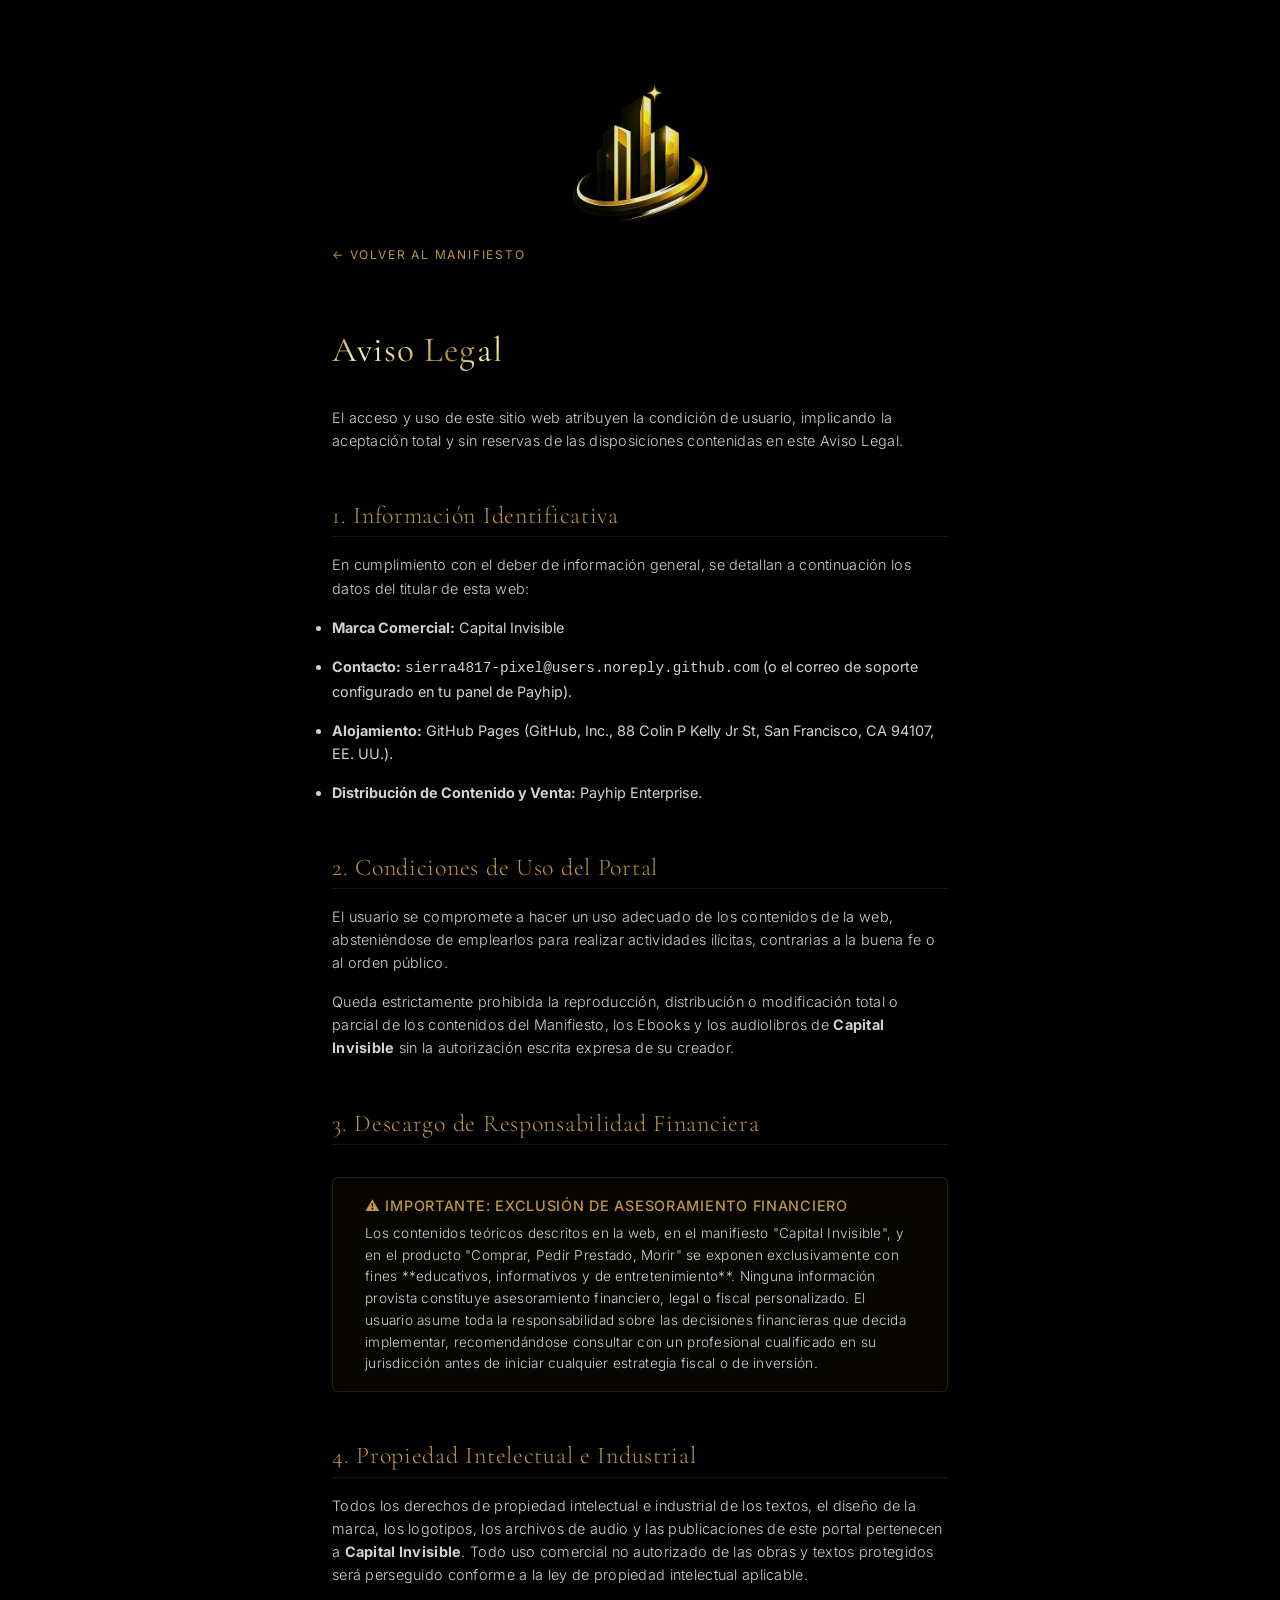
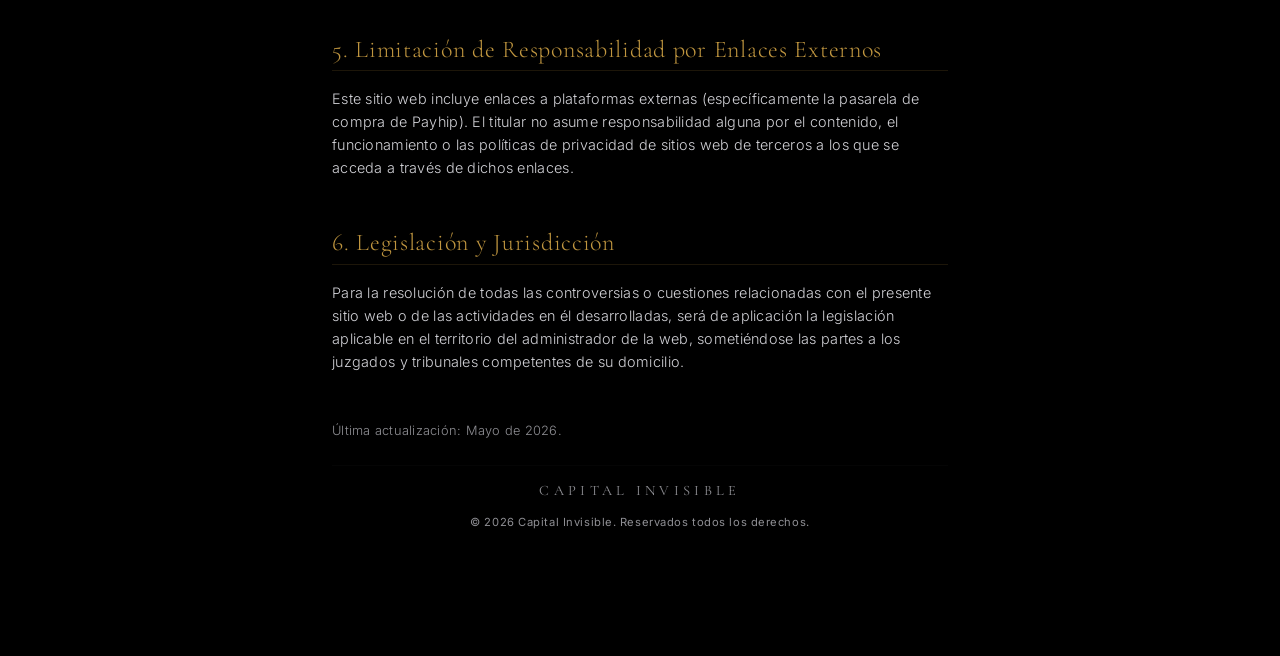
<file: capital-invisible/aviso-legal.html>
<!DOCTYPE html>
<html lang="es">
<head>
  <meta charset="UTF-8">
  <meta name="viewport" content="width=device-width, initial-scale=1.0">
  <title>Aviso Legal | Capital Invisible</title>
  <meta name="robots" content="noindex, nofollow">
  <link rel="stylesheet" href="style.css">
  <style>
    .legal-content {
      width: 100%;
      text-align: left;
      margin-top: var(--spacing-md);
      animation: fadeIn 1s ease-out;
    }
    .legal-content h2 {
      font-size: 1.5rem;
      color: var(--gold-primary);
      text-align: left;
      margin-top: var(--spacing-lg);
      margin-bottom: var(--spacing-sm);
      border-bottom: 1px solid rgba(191, 149, 63, 0.15);
      padding-bottom: 4px;
    }
    .legal-content p, .legal-content li {
      font-size: 0.9rem;
      line-height: 1.6;
      color: var(--text-muted);
      text-align: left;
      margin-bottom: var(--spacing-sm);
    }
    .back-btn-wrapper {
      width: 100%;
      display: flex;
      justify-content: flex-start;
      margin-bottom: var(--spacing-md);
    }
    .btn-back {
      font-family: var(--font-sans);
      font-size: 0.75rem;
      color: var(--gold-primary);
      text-decoration: none;
      letter-spacing: 0.15em;
      text-transform: uppercase;
      display: flex;
      align-items: center;
      gap: 6px;
      transition: var(--transition-fast);
    }
    .btn-back:hover {
      color: var(--white);
      text-shadow: 0 0 8px rgba(191, 149, 63, 0.5);
    }
    .highlight-box {
      background: rgba(191, 149, 63, 0.03);
      border: 1px solid var(--gold-border);
      padding: var(--spacing-sm) var(--spacing-md);
      border-radius: 6px;
      margin: var(--spacing-md) 0;
    }
  </style>
</head>
<body>

  <div class="container">
    
    <!-- Header -->
    <header>
      <div class="logo-wrapper">
        <img id="logo-image" class="logo-img" src="logo-transp.png" alt="Capital Invisible" onerror="this.style.display='none'; document.getElementById('logo-fallback').style.display='block';">
      </div>
      <div id="logo-fallback" class="logo-text" style="display: none;">Capital Invisible</div>
    </header>

    <!-- Volver a la Landing -->
    <div class="back-btn-wrapper">
      <a href="index.html" class="btn-back">← Volver al Manifiesto</a>
    </div>

    <!-- Main Legal Content -->
    <main class="legal-content">
      <h1 class="gold-text-gradient" style="font-size: 2.2rem; text-align: left; margin-bottom: var(--spacing-md);">
        Aviso Legal
      </h1>
      
      <p>
        El acceso y uso de este sitio web atribuyen la condición de usuario, implicando la aceptación total y sin reservas de las disposiciones contenidas en este Aviso Legal.
      </p>

      <h2>1. Información Identificativa</h2>
      <p>
        En cumplimiento con el deber de información general, se detallan a continuación los datos del titular de esta web:
      </p>
      <ul>
        <li><strong>Marca Comercial:</strong> Capital Invisible</li>
        <li><strong>Contacto:</strong> <code>sierra4817-pixel@users.noreply.github.com</code> (o el correo de soporte configurado en tu panel de Payhip).</li>
        <li><strong>Alojamiento:</strong> GitHub Pages (GitHub, Inc., 88 Colin P Kelly Jr St, San Francisco, CA 94107, EE. UU.).</li>
        <li><strong>Distribución de Contenido y Venta:</strong> Payhip Enterprise.</li>
      </ul>

      <h2>2. Condiciones de Uso del Portal</h2>
      <p>
        El usuario se compromete a hacer un uso adecuado de los contenidos de la web, absteniéndose de emplearlos para realizar actividades ilícitas, contrarias a la buena fe o al orden público.
      </p>
      <p>
        Queda estrictamente prohibida la reproducción, distribución o modificación total o parcial de los contenidos del Manifiesto, los Ebooks y los audiolibros de <strong>Capital Invisible</strong> sin la autorización escrita expresa de su creador.
      </p>

      <h2>3. Descargo de Responsabilidad Financiera</h2>
      <div class="highlight-box">
        <p style="color: var(--gold-primary); font-weight: 500; text-transform: uppercase; letter-spacing: 0.05em; margin-bottom: 6px;">
          ⚠️ IMPORTANTE: EXCLUSIÓN DE ASESORAMIENTO FINANCIERO
        </p>
        <p style="font-size: 0.85rem; margin-bottom: 0;">
          Los contenidos teóricos descritos en la web, en el manifiesto "Capital Invisible", y en el producto "Comprar, Pedir Prestado, Morir" se exponen exclusivamente con fines **educativos, informativos y de entretenimiento**. Ninguna información provista constituye asesoramiento financiero, legal o fiscal personalizado. El usuario asume toda la responsabilidad sobre las decisiones financieras que decida implementar, recomendándose consultar con un profesional cualificado en su jurisdicción antes de iniciar cualquier estrategia fiscal o de inversión.
        </p>
      </div>

      <h2>4. Propiedad Intelectual e Industrial</h2>
      <p>
        Todos los derechos de propiedad intelectual e industrial de los textos, el diseño de la marca, los logotipos, los archivos de audio y las publicaciones de este portal pertenecen a <strong>Capital Invisible</strong>. Todo uso comercial no autorizado de las obras y textos protegidos será perseguido conforme a la ley de propiedad intelectual aplicable.
      </p>

      <h2>5. Limitación de Responsabilidad por Enlaces Externos</h2>
      <p>
        Este sitio web incluye enlaces a plataformas externas (específicamente la pasarela de compra de Payhip). El titular no asume responsabilidad alguna por el contenido, el funcionamiento o las políticas de privacidad de sitios web de terceros a los que se acceda a través de dichos enlaces.
      </p>

      <h2>6. Legislación y Jurisdicción</h2>
      <p>
        Para la resolución de todas las controversias o cuestiones relacionadas con el presente sitio web o de las actividades en él desarrolladas, será de aplicación la legislación aplicable en el territorio del administrador de la web, sometiéndose las partes a los juzgados y tribunales competentes de su domicilio.
      </p>
      
      <p style="font-size: 0.8rem; color: var(--text-dark); margin-top: var(--spacing-lg);">
        Última actualización: Mayo de 2026.
      </p>
    </main>

    <!-- Footer -->
    <footer>
      <div class="footer-logo">Capital Invisible</div>
      <div class="copyright">
        © 2026 Capital Invisible. Reservados todos los derechos.
      </div>
    </footer>

  </div>

</body>
</html>
</file>
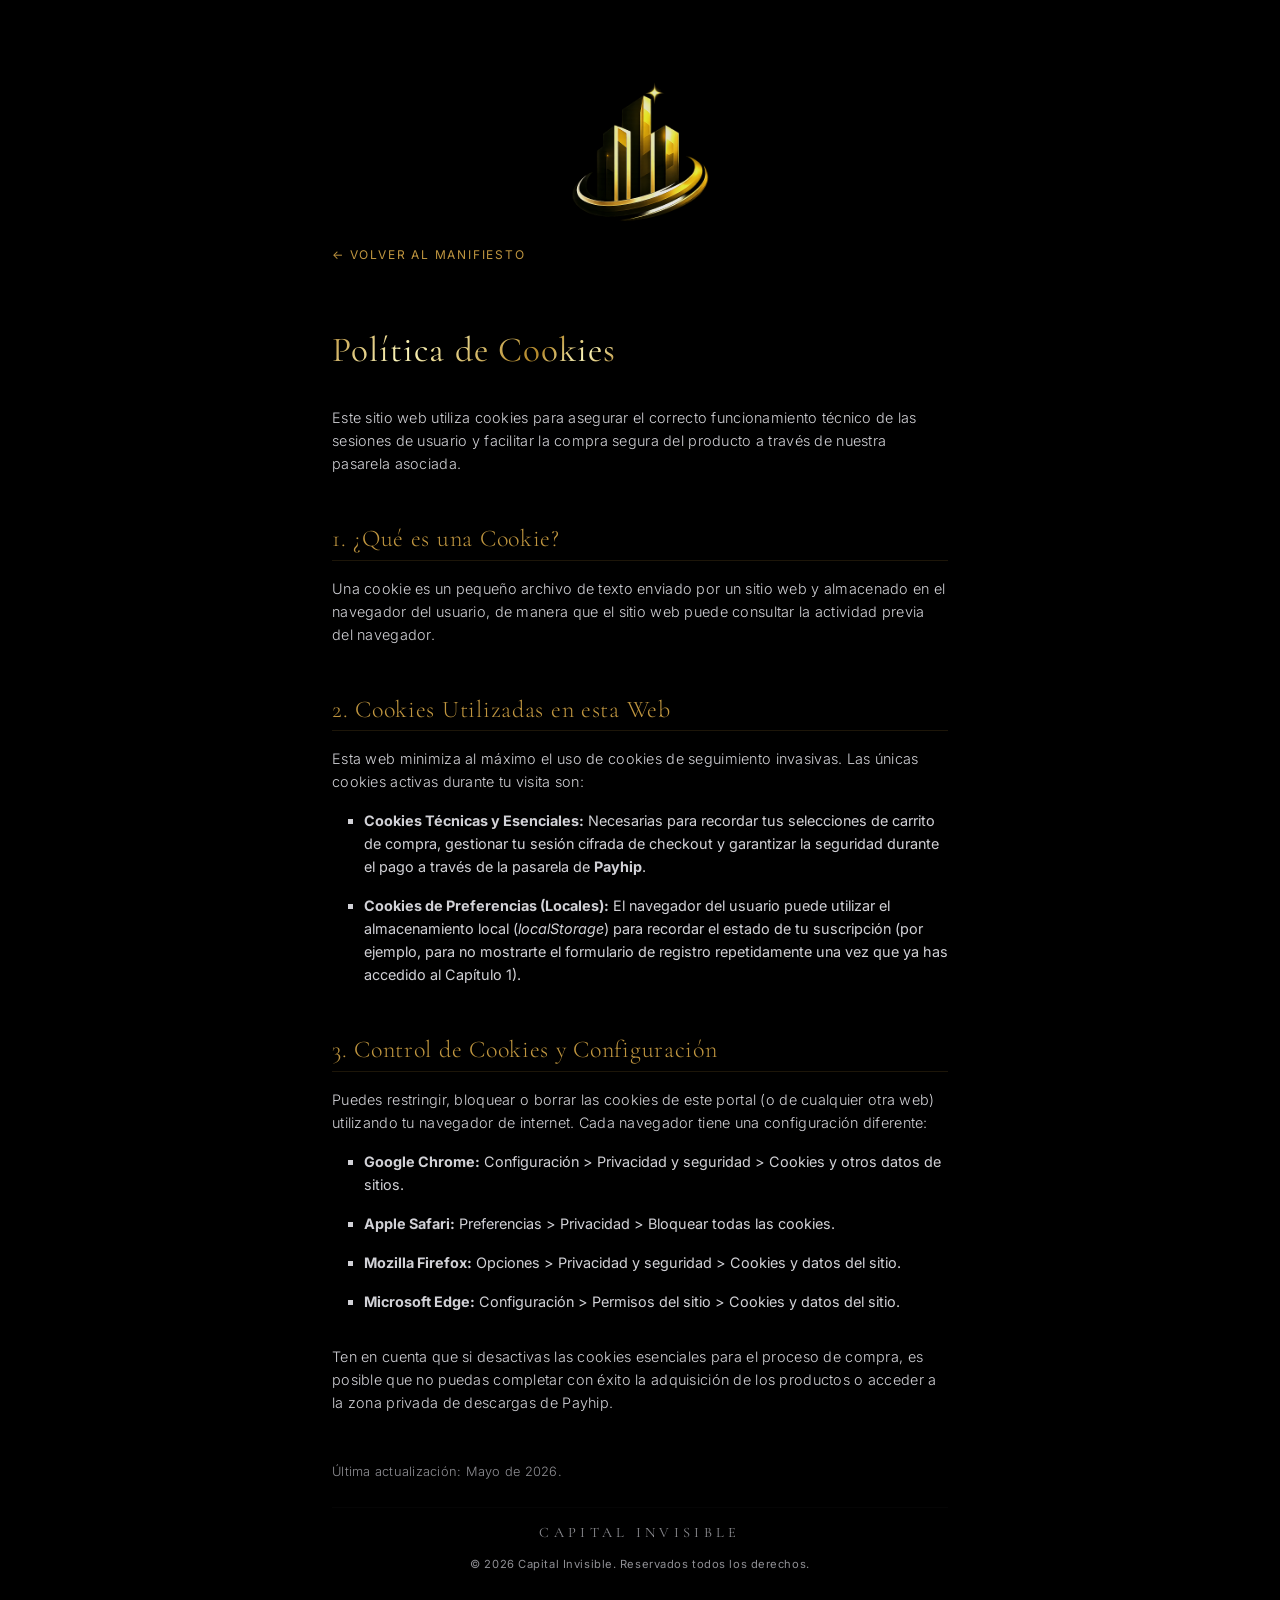
<file: capital-invisible/politica-cookies.html>
<!DOCTYPE html>
<html lang="es">
<head>
  <meta charset="UTF-8">
  <meta name="viewport" content="width=device-width, initial-scale=1.0">
  <title>Política de Cookies | Capital Invisible</title>
  <meta name="robots" content="noindex, nofollow">
  <link rel="stylesheet" href="style.css">
  <style>
    .legal-content {
      width: 100%;
      text-align: left;
      margin-top: var(--spacing-md);
      animation: fadeIn 1s ease-out;
    }
    .legal-content h2 {
      font-size: 1.5rem;
      color: var(--gold-primary);
      text-align: left;
      margin-top: var(--spacing-lg);
      margin-bottom: var(--spacing-sm);
      border-bottom: 1px solid rgba(191, 149, 63, 0.15);
      padding-bottom: 4px;
    }
    .legal-content p, .legal-content li {
      font-size: 0.9rem;
      line-height: 1.6;
      color: var(--text-muted);
      text-align: left;
      margin-bottom: var(--spacing-sm);
    }
    .legal-content ul {
      margin-left: var(--spacing-md);
      margin-bottom: var(--spacing-md);
      list-style-type: square;
    }
    .back-btn-wrapper {
      width: 100%;
      display: flex;
      justify-content: flex-start;
      margin-bottom: var(--spacing-md);
    }
    .btn-back {
      font-family: var(--font-sans);
      font-size: 0.75rem;
      color: var(--gold-primary);
      text-decoration: none;
      letter-spacing: 0.15em;
      text-transform: uppercase;
      display: flex;
      align-items: center;
      gap: 6px;
      transition: var(--transition-fast);
    }
    .btn-back:hover {
      color: var(--white);
      text-shadow: 0 0 8px rgba(191, 149, 63, 0.5);
    }
  </style>
</head>
<body>

  <div class="container">
    
    <!-- Header -->
    <header>
      <div class="logo-wrapper">
        <img id="logo-image" class="logo-img" src="logo-transp.png" alt="Capital Invisible" onerror="this.style.display='none'; document.getElementById('logo-fallback').style.display='block';">
      </div>
      <div id="logo-fallback" class="logo-text" style="display: none;">Capital Invisible</div>
    </header>

    <!-- Volver a la Landing -->
    <div class="back-btn-wrapper">
      <a href="index.html" class="btn-back">← Volver al Manifiesto</a>
    </div>

    <!-- Main Legal Content -->
    <main class="legal-content">
      <h1 class="gold-text-gradient" style="font-size: 2.2rem; text-align: left; margin-bottom: var(--spacing-md);">
        Política de Cookies
      </h1>
      
      <p>
        Este sitio web utiliza cookies para asegurar el correcto funcionamiento técnico de las sesiones de usuario y facilitar la compra segura del producto a través de nuestra pasarela asociada.
      </p>

      <h2>1. ¿Qué es una Cookie?</h2>
      <p>
        Una cookie es un pequeño archivo de texto enviado por un sitio web y almacenado en el navegador del usuario, de manera que el sitio web puede consultar la actividad previa del navegador.
      </p>

      <h2>2. Cookies Utilizadas en esta Web</h2>
      <p>
        Esta web minimiza al máximo el uso de cookies de seguimiento invasivas. Las únicas cookies activas durante tu visita son:
      </p>
      <ul>
        <li><strong>Cookies Técnicas y Esenciales:</strong> Necesarias para recordar tus selecciones de carrito de compra, gestionar tu sesión cifrada de checkout y garantizar la seguridad durante el pago a través de la pasarela de <strong>Payhip</strong>.</li>
        <li><strong>Cookies de Preferencias (Locales):</strong> El navegador del usuario puede utilizar el almacenamiento local (<em>localStorage</em>) para recordar el estado de tu suscripción (por ejemplo, para no mostrarte el formulario de registro repetidamente una vez que ya has accedido al Capítulo 1).</li>
      </ul>

      <h2>3. Control de Cookies y Configuración</h2>
      <p>
        Puedes restringir, bloquear o borrar las cookies de este portal (o de cualquier otra web) utilizando tu navegador de internet. Cada navegador tiene una configuración diferente:
      </p>
      <ul>
        <li><strong>Google Chrome:</strong> Configuración &gt; Privacidad y seguridad &gt; Cookies y otros datos de sitios.</li>
        <li><strong>Apple Safari:</strong> Preferencias &gt; Privacidad &gt; Bloquear todas las cookies.</li>
        <li><strong>Mozilla Firefox:</strong> Opciones &gt; Privacidad y seguridad &gt; Cookies y datos del sitio.</li>
        <li><strong>Microsoft Edge:</strong> Configuración &gt; Permisos del sitio &gt; Cookies y datos del sitio.</li>
      </ul>
      <p>
        Ten en cuenta que si desactivas las cookies esenciales para el proceso de compra, es posible que no puedas completar con éxito la adquisición de los productos o acceder a la zona privada de descargas de Payhip.
      </p>
      
      <p style="font-size: 0.8rem; color: var(--text-dark); margin-top: var(--spacing-lg);">
        Última actualización: Mayo de 2026.
      </p>
    </main>

    <!-- Footer -->
    <footer>
      <div class="footer-logo">Capital Invisible</div>
      <div class="copyright">
        © 2026 Capital Invisible. Reservados todos los derechos.
      </div>
    </footer>

  </div>

</body>
</html>
</file>
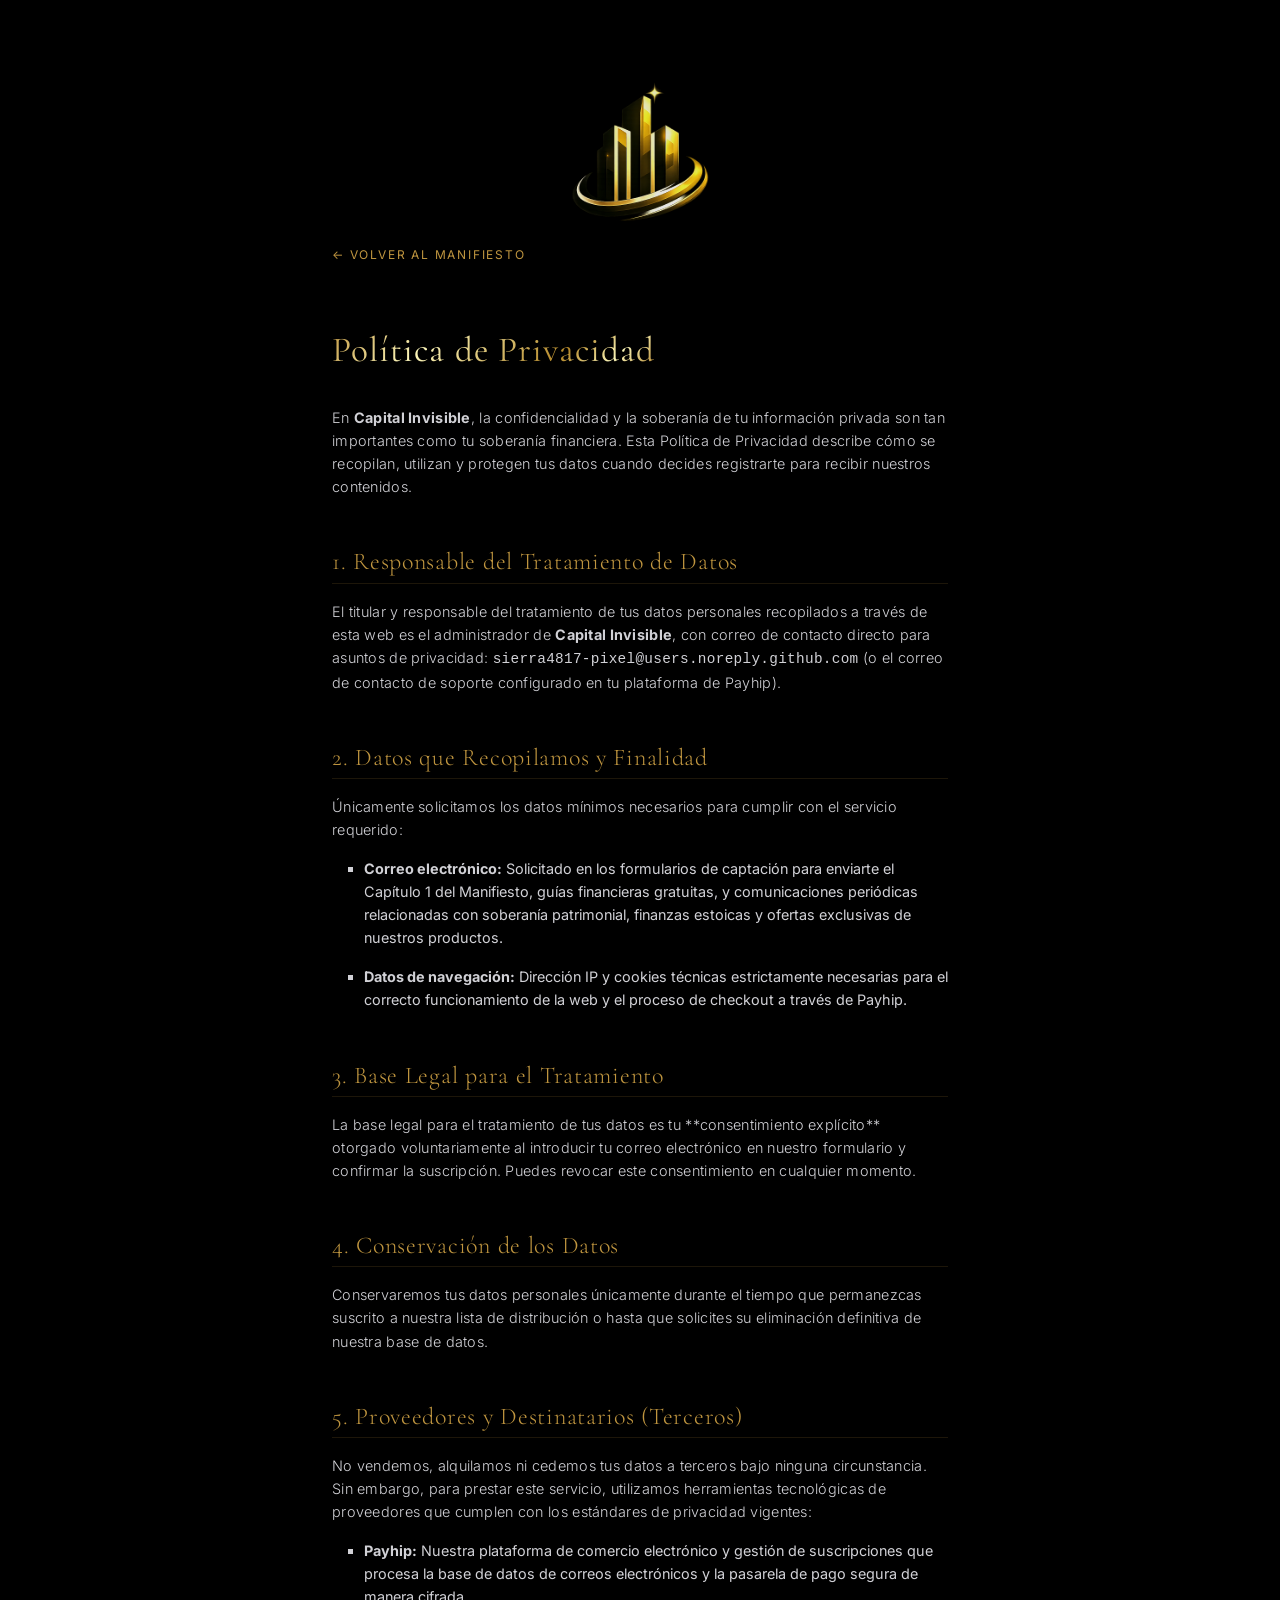
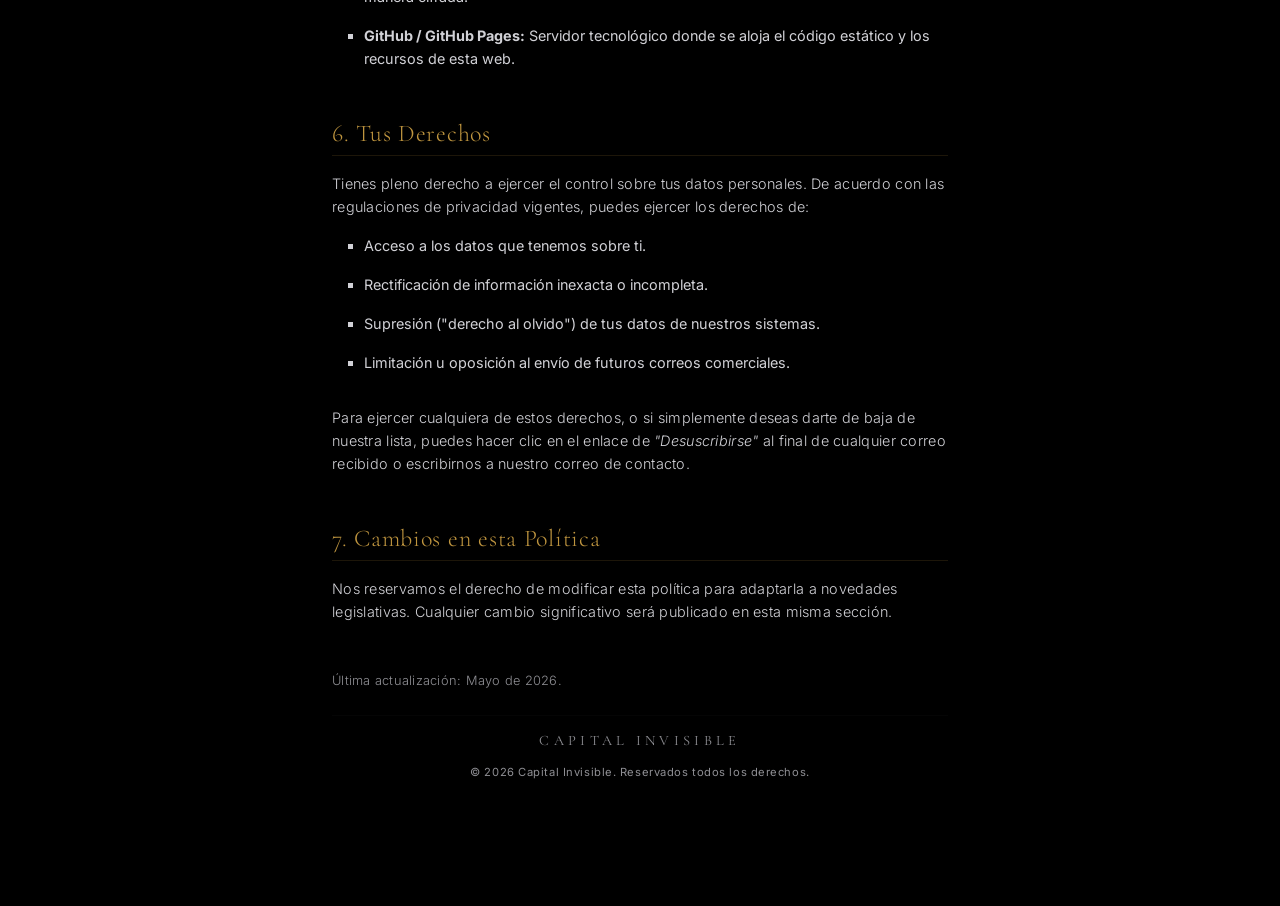
<file: capital-invisible/politica-privacidad.html>
<!DOCTYPE html>
<html lang="es">
<head>
  <meta charset="UTF-8">
  <meta name="viewport" content="width=device-width, initial-scale=1.0">
  <title>Política de Privacidad | Capital Invisible</title>
  <meta name="robots" content="noindex, nofollow">
  <link rel="stylesheet" href="style.css">
  <style>
    /* Specific styles for legal pages to format large text blocks nicely */
    .legal-content {
      width: 100%;
      text-align: left;
      margin-top: var(--spacing-md);
      animation: fadeIn 1s ease-out;
    }
    .legal-content h2 {
      font-size: 1.5rem;
      color: var(--gold-primary);
      text-align: left;
      margin-top: var(--spacing-lg);
      margin-bottom: var(--spacing-sm);
      border-bottom: 1px solid rgba(191, 149, 63, 0.15);
      padding-bottom: 4px;
    }
    .legal-content p, .legal-content li {
      font-size: 0.9rem;
      line-height: 1.6;
      color: var(--text-muted);
      text-align: left;
      margin-bottom: var(--spacing-sm);
    }
    .legal-content ul {
      margin-left: var(--spacing-md);
      margin-bottom: var(--spacing-md);
      list-style-type: square;
    }
    .back-btn-wrapper {
      width: 100%;
      display: flex;
      justify-content: flex-start;
      margin-bottom: var(--spacing-md);
    }
    .btn-back {
      font-family: var(--font-sans);
      font-size: 0.75rem;
      color: var(--gold-primary);
      text-decoration: none;
      letter-spacing: 0.15em;
      text-transform: uppercase;
      display: flex;
      align-items: center;
      gap: 6px;
      transition: var(--transition-fast);
    }
    .btn-back:hover {
      color: var(--white);
      text-shadow: 0 0 8px rgba(191, 149, 63, 0.5);
    }
  </style>
</head>
<body>

  <div class="container">
    
    <!-- Header -->
    <header>
      <div class="logo-wrapper">
        <img id="logo-image" class="logo-img" src="logo-transp.png" alt="Capital Invisible" onerror="this.style.display='none'; document.getElementById('logo-fallback').style.display='block';">
      </div>
      <div id="logo-fallback" class="logo-text" style="display: none;">Capital Invisible</div>
    </header>

    <!-- Volver a la Landing -->
    <div class="back-btn-wrapper">
      <a href="index.html" class="btn-back">← Volver al Manifiesto</a>
    </div>

    <!-- Main Legal Content -->
    <main class="legal-content">
      <h1 class="gold-text-gradient" style="font-size: 2.2rem; text-align: left; margin-bottom: var(--spacing-md);">
        Política de Privacidad
      </h1>
      
      <p>
        En <strong>Capital Invisible</strong>, la confidencialidad y la soberanía de tu información privada son tan importantes como tu soberanía financiera. Esta Política de Privacidad describe cómo se recopilan, utilizan y protegen tus datos cuando decides registrarte para recibir nuestros contenidos.
      </p>

      <h2>1. Responsable del Tratamiento de Datos</h2>
      <p>
        El titular y responsable del tratamiento de tus datos personales recopilados a través de esta web es el administrador de <strong>Capital Invisible</strong>, con correo de contacto directo para asuntos de privacidad: <code>sierra4817-pixel@users.noreply.github.com</code> (o el correo de contacto de soporte configurado en tu plataforma de Payhip).
      </p>

      <h2>2. Datos que Recopilamos y Finalidad</h2>
      <p>
        Únicamente solicitamos los datos mínimos necesarios para cumplir con el servicio requerido:
      </p>
      <ul>
        <li><strong>Correo electrónico:</strong> Solicitado en los formularios de captación para enviarte el Capítulo 1 del Manifiesto, guías financieras gratuitas, y comunicaciones periódicas relacionadas con soberanía patrimonial, finanzas estoicas y ofertas exclusivas de nuestros productos.</li>
        <li><strong>Datos de navegación:</strong> Dirección IP y cookies técnicas estrictamente necesarias para el correcto funcionamiento de la web y el proceso de checkout a través de Payhip.</li>
      </ul>

      <h2>3. Base Legal para el Tratamiento</h2>
      <p>
        La base legal para el tratamiento de tus datos es tu **consentimiento explícito** otorgado voluntariamente al introducir tu correo electrónico en nuestro formulario y confirmar la suscripción. Puedes revocar este consentimiento en cualquier momento.
      </p>

      <h2>4. Conservación de los Datos</h2>
      <p>
        Conservaremos tus datos personales únicamente durante el tiempo que permanezcas suscrito a nuestra lista de distribución o hasta que solicites su eliminación definitiva de nuestra base de datos.
      </p>

      <h2>5. Proveedores y Destinatarios (Terceros)</h2>
      <p>
        No vendemos, alquilamos ni cedemos tus datos a terceros bajo ninguna circunstancia. Sin embargo, para prestar este servicio, utilizamos herramientas tecnológicas de proveedores que cumplen con los estándares de privacidad vigentes:
      </p>
      <ul>
        <li><strong>Payhip:</strong> Nuestra plataforma de comercio electrónico y gestión de suscripciones que procesa la base de datos de correos electrónicos y la pasarela de pago segura de manera cifrada.</li>
        <li><strong>GitHub / GitHub Pages:</strong> Servidor tecnológico donde se aloja el código estático y los recursos de esta web.</li>
      </ul>

      <h2>6. Tus Derechos</h2>
      <p>
        Tienes pleno derecho a ejercer el control sobre tus datos personales. De acuerdo con las regulaciones de privacidad vigentes, puedes ejercer los derechos de:
      </p>
      <ul>
        <li>Acceso a los datos que tenemos sobre ti.</li>
        <li>Rectificación de información inexacta o incompleta.</li>
        <li>Supresión ("derecho al olvido") de tus datos de nuestros sistemas.</li>
        <li>Limitación u oposición al envío de futuros correos comerciales.</li>
      </ul>
      <p>
        Para ejercer cualquiera de estos derechos, o si simplemente deseas darte de baja de nuestra lista, puedes hacer clic en el enlace de <em>"Desuscribirse"</em> al final de cualquier correo recibido o escribirnos a nuestro correo de contacto.
      </p>

      <h2>7. Cambios en esta Política</h2>
      <p>
        Nos reservamos el derecho de modificar esta política para adaptarla a novedades legislativas. Cualquier cambio significativo será publicado en esta misma sección.
      </p>
      <p style="font-size: 0.8rem; color: var(--text-dark); margin-top: var(--spacing-lg);">
        Última actualización: Mayo de 2026.
      </p>
    </main>

    <!-- Footer -->
    <footer>
      <div class="footer-logo">Capital Invisible</div>
      <div class="copyright">
        © 2026 Capital Invisible. Reservados todos los derechos.
      </div>
    </footer>

  </div>

</body>
</html>
</file>
<file: capital-invisible/style.css>
/* 
   Capital Invisible - Design System & Custom Styles
   Luxury Cinematic Aesthetic (#000000 & #bf953f)
*/

@import url('https://fonts.googleapis.com/css2?family=Cormorant+Garamond:ital,wght@0,300;0,400;0,500;0,600;1,300;1,400&family=Inter:wght@300;400;500;600&display=swap');

/* --- Design Tokens & Custom Properties --- */
:root {
  --bg-color: #000000;
  --bg-card: #080808;
  --bg-card-hover: #101010;
  
  /* Gold Color Scheme */
  --gold-primary: #bf953f;
  --gold-light: #fcf6ba;
  --gold-dark: #aa771c;
  --gold-medium: #b38728;
  --gold-glow: rgba(191, 149, 63, 0.45);
  --gold-border: rgba(191, 149, 63, 0.18);
  --gold-border-focus: rgba(191, 149, 63, 0.6);
  
  /* Metallic Gold Gradient */
  --gold-gradient: linear-gradient(
    135deg, 
    #bf953f 0%, 
    #fcf6ba 30%, 
    #b38728 70%, 
    #fbf5b7 85%, 
    #aa771c 100%
  );
  
  /* Greys */
  --text-primary: #f5f5f7;
  --text-muted: #d1d1d6;
  --text-dark: #8e8e93;
  --white: #ffffff;
  
  /* Fonts */
  --font-serif: 'Cormorant Garamond', serif;
  --font-sans: 'Inter', sans-serif;
  
  /* System Spacing */
  --spacing-xs: 0.5rem;
  --spacing-sm: 1rem;
  --spacing-md: 2rem;
  --spacing-lg: 3rem;
  --spacing-xl: 5rem;
  
  --transition-smooth: all 0.5s cubic-bezier(0.16, 1, 0.3, 1);
  --transition-fast: all 0.25s ease;
}

/* --- Reset & Base Styles --- */
* {
  box-sizing: border-box;
  margin: 0;
  padding: 0;
}

html {
  scroll-behavior: smooth;
  background-color: var(--bg-color);
  color: var(--text-primary);
  font-family: var(--font-sans);
  font-size: 16px;
  -webkit-font-smoothing: antialiased;
  -moz-osx-font-smoothing: grayscale;
}

body {
  background-color: var(--bg-color);
  overflow-x: hidden;
  position: relative;
  min-height: 100vh;
  display: flex;
  flex-direction: column;
  align-items: center;
}

/* Ambient Backlight (Cinematic Backdrop) */
body::before {
  content: '';
  position: absolute;
  top: 15%;
  left: 50%;
  transform: translateX(-50%);
  width: 90vw;
  height: 60vh;
  max-width: 800px;
  background: radial-gradient(
    circle,
    rgba(191, 149, 63, 0.07) 0%,
    rgba(0, 0, 0, 0) 70%
  );
  z-index: -1;
  pointer-events: none;
}

body::after {
  content: '';
  position: absolute;
  bottom: 10%;
  left: 50%;
  transform: translateX(-50%);
  width: 80vw;
  height: 40vh;
  max-width: 600px;
  background: radial-gradient(
    circle,
    rgba(170, 119, 28, 0.05) 0%,
    rgba(0, 0, 0, 0) 70%
  );
  z-index: -1;
  pointer-events: none;
}

/* --- Container / Shell --- */
.container {
  width: 100%;
  max-width: 480px; /* Mobile First: Perfect reading layout for iPhone */
  padding: var(--spacing-md) var(--spacing-sm);
  display: flex;
  flex-direction: column;
  align-items: center;
  position: relative;
  z-index: 10;
}

@media (min-width: 768px) {
  .container {
    max-width: 680px;
    padding: var(--spacing-xl) var(--spacing-md);
  }
}

/* --- Typography --- */
h1, h2, h3, h4 {
  font-family: var(--font-serif);
  font-weight: 300;
  text-align: center;
  line-height: 1.35;
  letter-spacing: 0.03em;
}

p {
  font-family: var(--font-sans);
  font-weight: 300;
  font-size: 0.95rem;
  line-height: 1.75;
  color: var(--text-muted);
  text-align: center;
  margin-bottom: var(--spacing-md);
  letter-spacing: 0.02em;
}

.gold-text-gradient {
  background: var(--gold-gradient);
  -webkit-background-clip: text;
  -webkit-text-fill-color: transparent;
  background-clip: text;
  display: inline-block;
  font-weight: 400;
}

.gold-text-static {
  color: var(--gold-primary);
  font-weight: 400;
}

/* --- Header Component --- */
header {
  width: 100%;
  display: flex;
  flex-direction: column;
  align-items: center;
  margin-bottom: 1rem; /* Reducido de var(--spacing-xl) que equivale a 5rem */
  animation: fadeIn 1.2s ease-out;
}
.logo-wrapper {
  margin-bottom: var(--spacing-xs);
  display: flex;
  justify-content: center;
  align-items: center;
}

.logo-img {
  max-width: 140px;
  height: auto;
  opacity: 0.9;
  filter: brightness(1.1) contrast(1.05);
  transition: var(--transition-smooth);
}

.logo-img:hover {
  opacity: 1;
  filter: brightness(1.2) drop-shadow(0 0 15px rgba(191, 149, 63, 0.3));
}

.logo-text {
  font-family: var(--font-serif);
  font-size: 1.2rem;
  font-weight: 400;
  letter-spacing: 0.4em;
  text-transform: uppercase;
  color: var(--gold-primary);
  text-indent: 0.4em; /* Correction for letter-spacing offset */
}

/* --- Hero Section & Captación --- */
.hero {
  width: 100%;
  display: flex;
  flex-direction: column;
  align-items: center;
  margin-bottom: var(--spacing-md);
  animation: slideUp 1s cubic-bezier(0.16, 1, 0.3, 1) forwards;
}

.hero-tagline {
  font-family: var(--font-sans);
  font-size: 0.75rem;
  letter-spacing: 0.3em;
  text-transform: uppercase;
  color: var(--text-dark);
  margin-bottom: var(--spacing-md);
  text-align: center;
}

.hero-title {
  font-size: 2.2rem;
  color: var(--white);
  margin-bottom: var(--spacing-md);
  text-align: center;
}

@media (min-width: 768px) {
  .hero-title {
    font-size: 3rem;
  }
}

.hero-description {
  font-size: 1rem;
  color: var(--text-muted);
  max-width: 90%;
  margin-bottom: var(--spacing-lg);
}

/* Form Container */
.form-container {
  width: 100%;
  background: var(--bg-card);
  border: 1px solid var(--gold-border);
  border-radius: 12px;
  padding: var(--spacing-md);
  position: relative;
  overflow: hidden;
  transition: var(--transition-smooth);
  box-shadow: 0 10px 30px rgba(0, 0, 0, 0.5);
}

.form-container::before {
  content: '';
  position: absolute;
  top: 0;
  left: -50%;
  width: 200%;
  height: 100%;
  background: linear-gradient(
    90deg,
    rgba(255, 255, 255, 0) 0%,
    rgba(191, 149, 63, 0.03) 50%,
    rgba(255, 255, 255, 0) 100%
  );
  transform: skewX(-25deg);
  pointer-events: none;
  animation: shine-bg 8s infinite linear;
}

.form-container:hover {
  border-color: rgba(191, 149, 63, 0.3);
  box-shadow: 0 15px 40px rgba(191, 149, 63, 0.05);
}

.form-label {
  display: block;
  font-family: var(--font-serif);
  font-size: 1.15rem;
  color: var(--text-primary);
  text-align: center;
  margin-bottom: var(--spacing-sm);
  line-height: 1.4;
}

/* Payhip Integration Friendly Form Input Group */
.form-group {
  display: flex;
  flex-direction: column;
  gap: var(--spacing-sm);
  width: 100%;
  margin-top: var(--spacing-sm);
}

.input-field {
  width: 100%;
  background-color: rgba(0, 0, 0, 0.8);
  border: 1px solid var(--gold-border);
  border-radius: 6px;
  padding: 0.95rem 1rem;
  color: var(--white);
  font-family: var(--font-sans);
  font-size: 0.95rem;
  font-weight: 300;
  text-align: center;
  transition: var(--transition-fast);
  outline: none;
}

.input-field:focus {
  border-color: var(--gold-border-focus);
  box-shadow: 0 0 10px rgba(191, 149, 63, 0.2);
  background-color: #050505;
}

.input-field::placeholder {
  color: var(--text-dark);
}

/* Elegant minimalist gold button */
.btn-gold-minimal {
  width: 100%;
  background: transparent;
  border: 1px solid var(--gold-primary);
  border-radius: 6px;
  color: var(--gold-primary);
  font-family: var(--font-sans);
  font-size: 0.85rem;
  font-weight: 500;
  letter-spacing: 0.2em;
  text-transform: uppercase;
  padding: 1.1rem var(--spacing-md);
  cursor: pointer;
  transition: var(--transition-smooth);
  position: relative;
  overflow: hidden;
  text-decoration: none;
  display: flex;
  justify-content: center;
  align-items: center;
  text-align: center;
}

.btn-gold-minimal:hover {
  color: var(--white);
  background-color: var(--gold-primary);
  box-shadow: 0 0 20px var(--gold-glow);
  transform: translateY(-1px);
}

.btn-gold-minimal:active {
  transform: translateY(1px);
  box-shadow: 0 0 10px var(--gold-glow);
}

/* Success / Gift Reveal Area (Hidden initially unless JS toggles) */
.success-reveal {
  display: none;
  flex-direction: column;
  align-items: center;
  width: 100%;
  animation: fadeIn 0.8s ease-out forwards;
}

.success-icon {
  font-family: var(--font-serif);
  font-size: 3rem;
  color: var(--gold-primary);
  margin-bottom: var(--spacing-sm);
  line-height: 1;
}

.download-box {
  width: 100%;
  background: rgba(191, 149, 63, 0.04);
  border: 1px dashed var(--gold-primary);
  border-radius: 8px;
  padding: var(--spacing-md);
  margin: var(--spacing-md) 0;
  display: flex;
  flex-direction: column;
  align-items: center;
  text-align: center;
}

.download-link {
  font-family: var(--font-serif);
  font-size: 1.3rem;
  color: var(--white);
  text-decoration: none;
  border-bottom: 1px solid var(--gold-primary);
  padding-bottom: 2px;
  margin-top: var(--spacing-xs);
  transition: var(--transition-fast);
  display: inline-block;
}

.download-link:hover {
  color: var(--gold-primary);
  border-bottom-color: var(--white);
  text-shadow: 0 0 8px rgba(191, 149, 63, 0.4);
}


/* --- Phase 2: El Sistema (Conversión) --- */
.conversion-section {
  width: 100%;
  display: flex;
  flex-direction: column;
  align-items: center;
  margin-top: var(--spacing-md);
  padding-top: var(--spacing-md);
  border-top: 1px solid rgba(191, 149, 63, 0.08);
  position: relative;
}

/* Reveal transition classes (managed by script) */
.conversion-section.initially-hidden {
  display: none;
}

.conversion-section.revealed {
  display: flex;
  animation: fadeIn 1.2s ease-out forwards;
}

.transition-tagline {
  font-family: var(--font-serif);
  font-size: 1.35rem;
  font-style: italic;
  color: var(--gold-primary);
  margin-bottom: var(--spacing-lg);
  text-align: center;
  line-height: 1.5;
  max-width: 90%;
}

/* Product Card */
.product-card {
  width: 100%;
  background: linear-gradient(180deg, #050505 0%, #000000 100%);
  border: 1px solid var(--gold-border);
  border-radius: 12px;
  padding: var(--spacing-md) var(--spacing-sm);
  display: flex;
  flex-direction: column;
  align-items: center;
  box-shadow: 0 15px 40px rgba(0, 0, 0, 0.8);
  transition: var(--transition-smooth);
  margin-bottom: var(--spacing-lg);
}

@media (min-width: 768px) {
  .product-card {
    padding: var(--spacing-lg);
  }
}

.product-card:hover {
  border-color: rgba(191, 149, 63, 0.28);
  box-shadow: 0 20px 50px rgba(191, 149, 63, 0.04);
}

.product-badge {
  font-size: 0.7rem;
  letter-spacing: 0.25em;
  text-transform: uppercase;
  color: var(--gold-primary);
  border: 1px solid rgba(191, 149, 63, 0.3);
  padding: 4px 12px;
  border-radius: 20px;
  margin-bottom: var(--spacing-md);
  font-weight: 500;
}

.product-title {
  font-size: 2rem;
  color: var(--white);
  margin-bottom: 0.25rem;
  text-transform: uppercase;
  letter-spacing: 0.05em;
}

.product-subtitle {
  font-family: var(--font-sans);
  font-size: 0.85rem;
  color: var(--text-dark);
  letter-spacing: 0.15em;
  text-transform: uppercase;
  margin-bottom: var(--spacing-md);
}

/* Mock product image placeholder - luxurious book cover aesthetic */
.product-preview {
  width: 160px;
  height: 240px;
  background: #030303;
  border: 1px solid rgba(191, 149, 63, 0.2);
  border-radius: 4px;
  margin-bottom: var(--spacing-lg);
  position: relative;
  box-shadow: 0 10px 25px rgba(0,0,0,0.9);
  display: flex;
  flex-direction: column;
  justify-content: space-between;
  padding: var(--spacing-sm);
  overflow: hidden;
  transition: var(--transition-smooth);
}

.product-preview::before {
  content: '';
  position: absolute;
  top: 0;
  left: 0;
  width: 10px;
  height: 100%;
  background: rgba(191, 149, 63, 0.08);
  border-right: 1px solid rgba(255, 255, 255, 0.05);
}

.product-preview:hover {
  transform: rotateY(-5deg) rotateX(5deg) scale(1.03);
  box-shadow: -10px 15px 30px rgba(191, 149, 63, 0.1), 0 15px 35px rgba(0, 0, 0, 0.9);
  border-color: rgba(191, 149, 63, 0.4);
}

.preview-top {
  font-family: var(--font-sans);
  font-size: 0.45rem;
  letter-spacing: 0.2em;
  color: var(--gold-primary);
  text-transform: uppercase;
  text-align: center;
  margin-left: 8px;
}

.preview-title {
  font-family: var(--font-serif);
  font-size: 0.95rem;
  font-weight: 300;
  color: var(--white);
  text-align: center;
  line-height: 1.3;
  margin-left: 8px;
}

.preview-author {
  font-family: var(--font-sans);
  font-size: 0.4rem;
  letter-spacing: 0.1em;
  color: var(--text-dark);
  text-transform: uppercase;
  text-align: center;
  margin-left: 8px;
}

/* Feature Pillars (Direct Response Bullet Points) */
.features-list {
  width: 100%;
  margin-bottom: var(--spacing-lg);
  display: flex;
  flex-direction: column;
  gap: var(--spacing-md);
  text-align: left;
}

.feature-item {
  display: flex;
  align-items: flex-start;
  gap: var(--spacing-sm);
  border-bottom: 1px solid rgba(255, 255, 255, 0.02);
  padding-bottom: var(--spacing-sm);
}

.feature-num {
  font-family: var(--font-serif);
  font-size: 1.25rem;
  color: var(--gold-primary);
  line-height: 1;
  padding-top: 2px;
}

.feature-content {
  flex: 1;
}

.feature-title {
  font-family: var(--font-serif);
  font-size: 1.1rem;
  color: var(--white);
  margin-bottom: 4px;
  text-align: left;
  font-weight: 400;
}

.feature-desc {
  font-size: 0.85rem;
  color: var(--text-muted);
  text-align: left;
  line-height: 1.5;
  margin-bottom: 0;
}

/* Complete System Button - Golden Shimmer */
.btn-gold-shimmer {
  width: 100%;
  background: var(--gold-gradient);
  border: none;
  border-radius: 6px;
  color: #000000;
  font-family: var(--font-sans);
  font-size: 0.9rem;
  font-weight: 600;
  letter-spacing: 0.18em;
  text-transform: uppercase;
  padding: 1.25rem var(--spacing-md);
  cursor: pointer;
  transition: var(--transition-smooth);
  position: relative;
  overflow: hidden;
  text-decoration: none;
  display: flex;
  justify-content: center;
  align-items: center;
  box-shadow: 0 4px 15px rgba(191, 149, 63, 0.3);
  text-align: center;
}

.btn-gold-shimmer::before {
  content: '';
  position: absolute;
  top: 0;
  left: -150%;
  width: 150%;
  height: 100%;
  background: linear-gradient(
    90deg,
    rgba(255, 255, 255, 0) 0%,
    rgba(255, 255, 255, 0.4) 50%,
    rgba(255, 255, 255, 0) 100%
  );
  transform: skewX(-20deg);
  transition: none;
}

@keyframes shimmer {
  0% {
    left: -150%;
  }
  50% {
    left: 150%;
  }
  100% {
    left: 150%;
  }
}

.btn-gold-shimmer:hover::before {
  animation: shimmer 1.8s infinite ease-in-out;
}

.btn-gold-shimmer:hover {
  transform: translateY(-2px);
  box-shadow: 0 10px 25px var(--gold-glow);
  filter: brightness(1.05);
}

.btn-gold-shimmer:active {
  transform: translateY(1px);
  box-shadow: 0 4px 10px var(--gold-glow);
}

.guarantee-note {
  font-size: 0.75rem;
  color: var(--text-dark);
  margin-top: var(--spacing-sm);
  text-transform: uppercase;
  letter-spacing: 0.1em;
}


/* --- Footer Component --- */
footer {
  width: 100%;
  margin-top: 0.5rem; /* Reducido de var(--spacing-md) */
  padding: 1rem 0 var(--spacing-lg) 0; /* Ajustado el padding superior */
  border-top: 1px solid rgba(255, 255, 255, 0.02);
  display: flex;
  flex-direction: column;
  align-items: center;
  gap: var(--spacing-sm);
  animation: fadeIn 2s ease-out;
}

.footer-logo {
  font-family: var(--font-serif);
  font-size: 0.9rem;
  letter-spacing: 0.3em;
  color: var(--text-dark);
  text-transform: uppercase;
}

.copyright {
  font-size: 0.7rem;
  color: var(--text-dark);
  letter-spacing: 0.05em;
  text-align: center;
}

.footer-links {
  display: flex;
  justify-content: center;
  gap: var(--spacing-sm);
  font-size: 0.72rem;
  color: var(--text-dark);
  letter-spacing: 0.05em;
  flex-wrap: wrap;
  margin-top: var(--spacing-xs);
  margin-bottom: var(--spacing-xs);
}

.footer-link {
  color: var(--text-dark);
  text-decoration: none;
  transition: var(--transition-fast);
}

.footer-link:hover {
  color: var(--gold-primary);
  text-shadow: 0 0 5px rgba(191, 149, 63, 0.3);
}


/* --- Keyframe Animations --- */
@keyframes fadeIn {
  from {
    opacity: 0;
  }
  to {
    opacity: 1;
  }
}

@keyframes slideUp {
  from {
    opacity: 0;
    transform: translateY(25px);
  }
  to {
    opacity: 1;
    transform: translateY(0);
  }
}

@keyframes shine-bg {
  0% {
    left: -150%;
  }
  100% {
    left: 150%;
  }
}

/* Payhip custom layout overriding if user injects payhip elements directly */
.payhip-newsletter-wrapper {
  width: 100%;
}
.payhip-newsletter-wrapper iframe {
  width: 100% !important;
  border: none !important;
  background: transparent !important;
}
</file>
